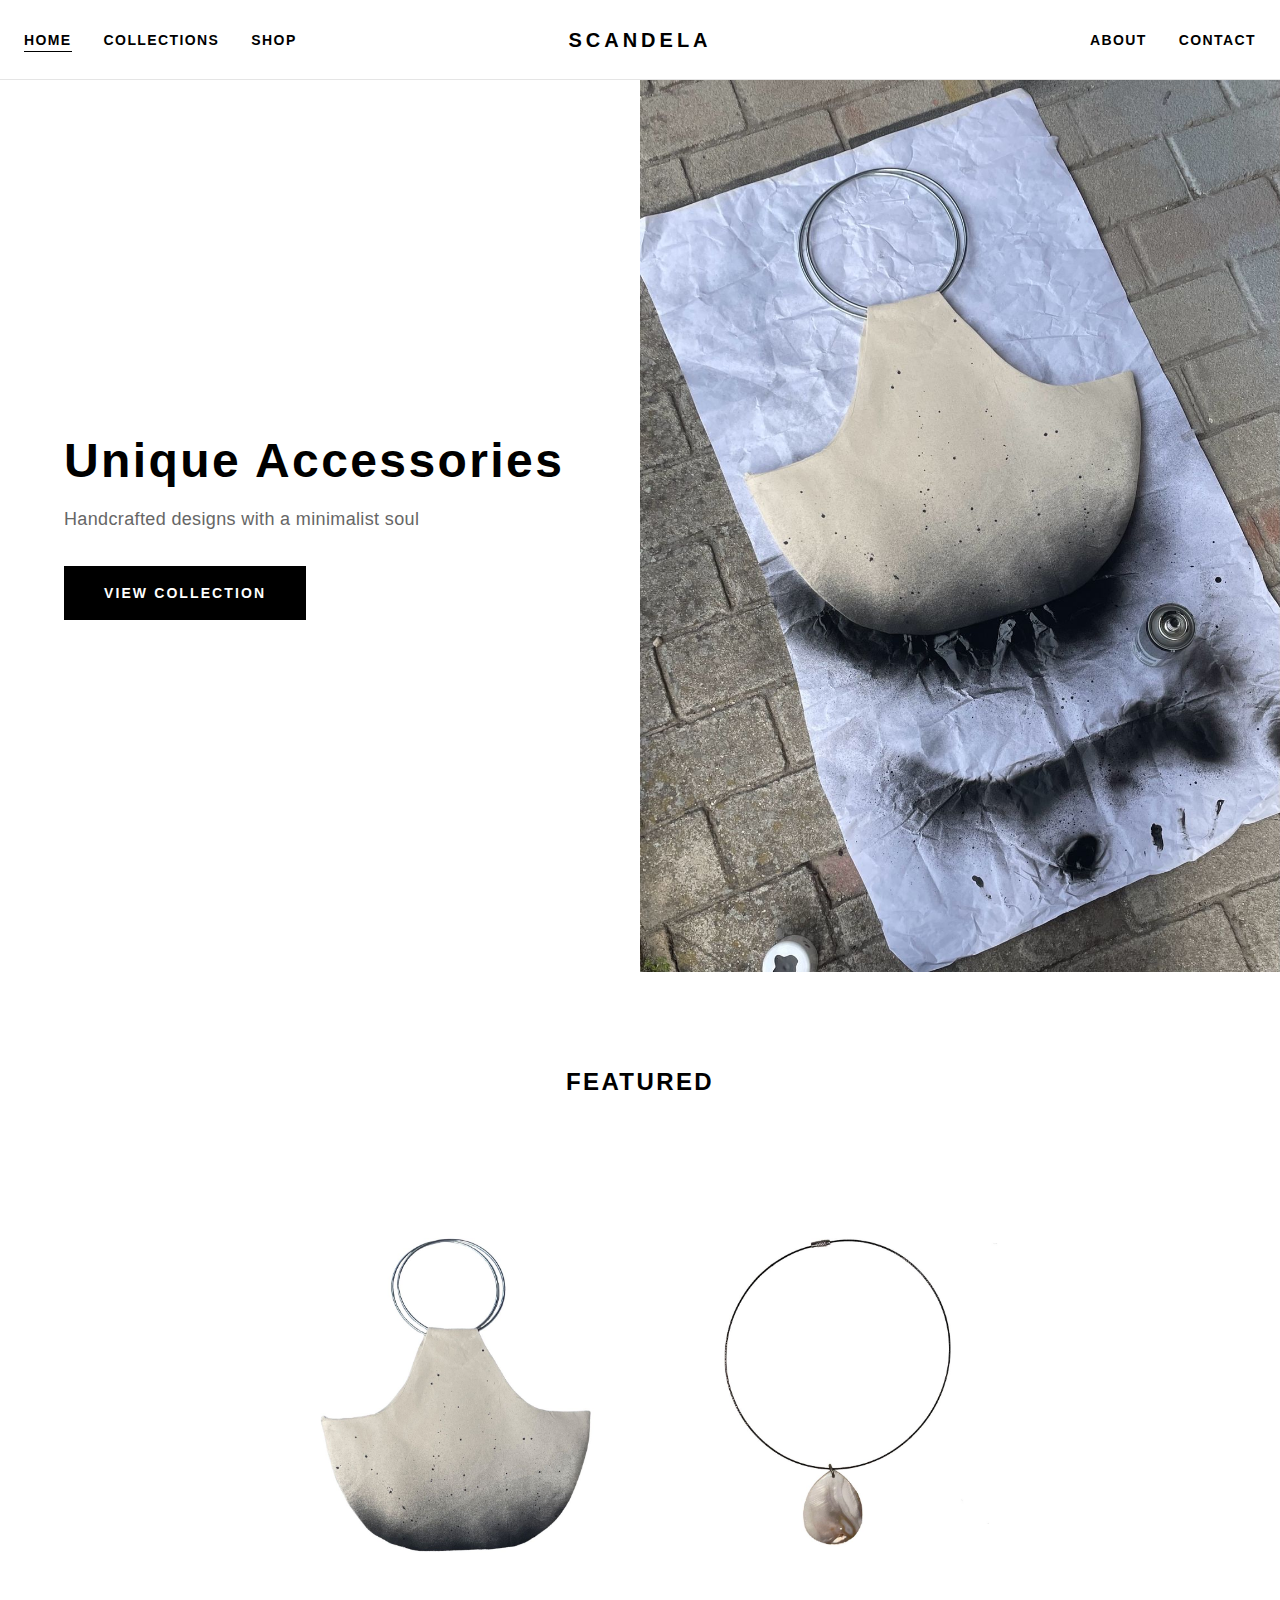
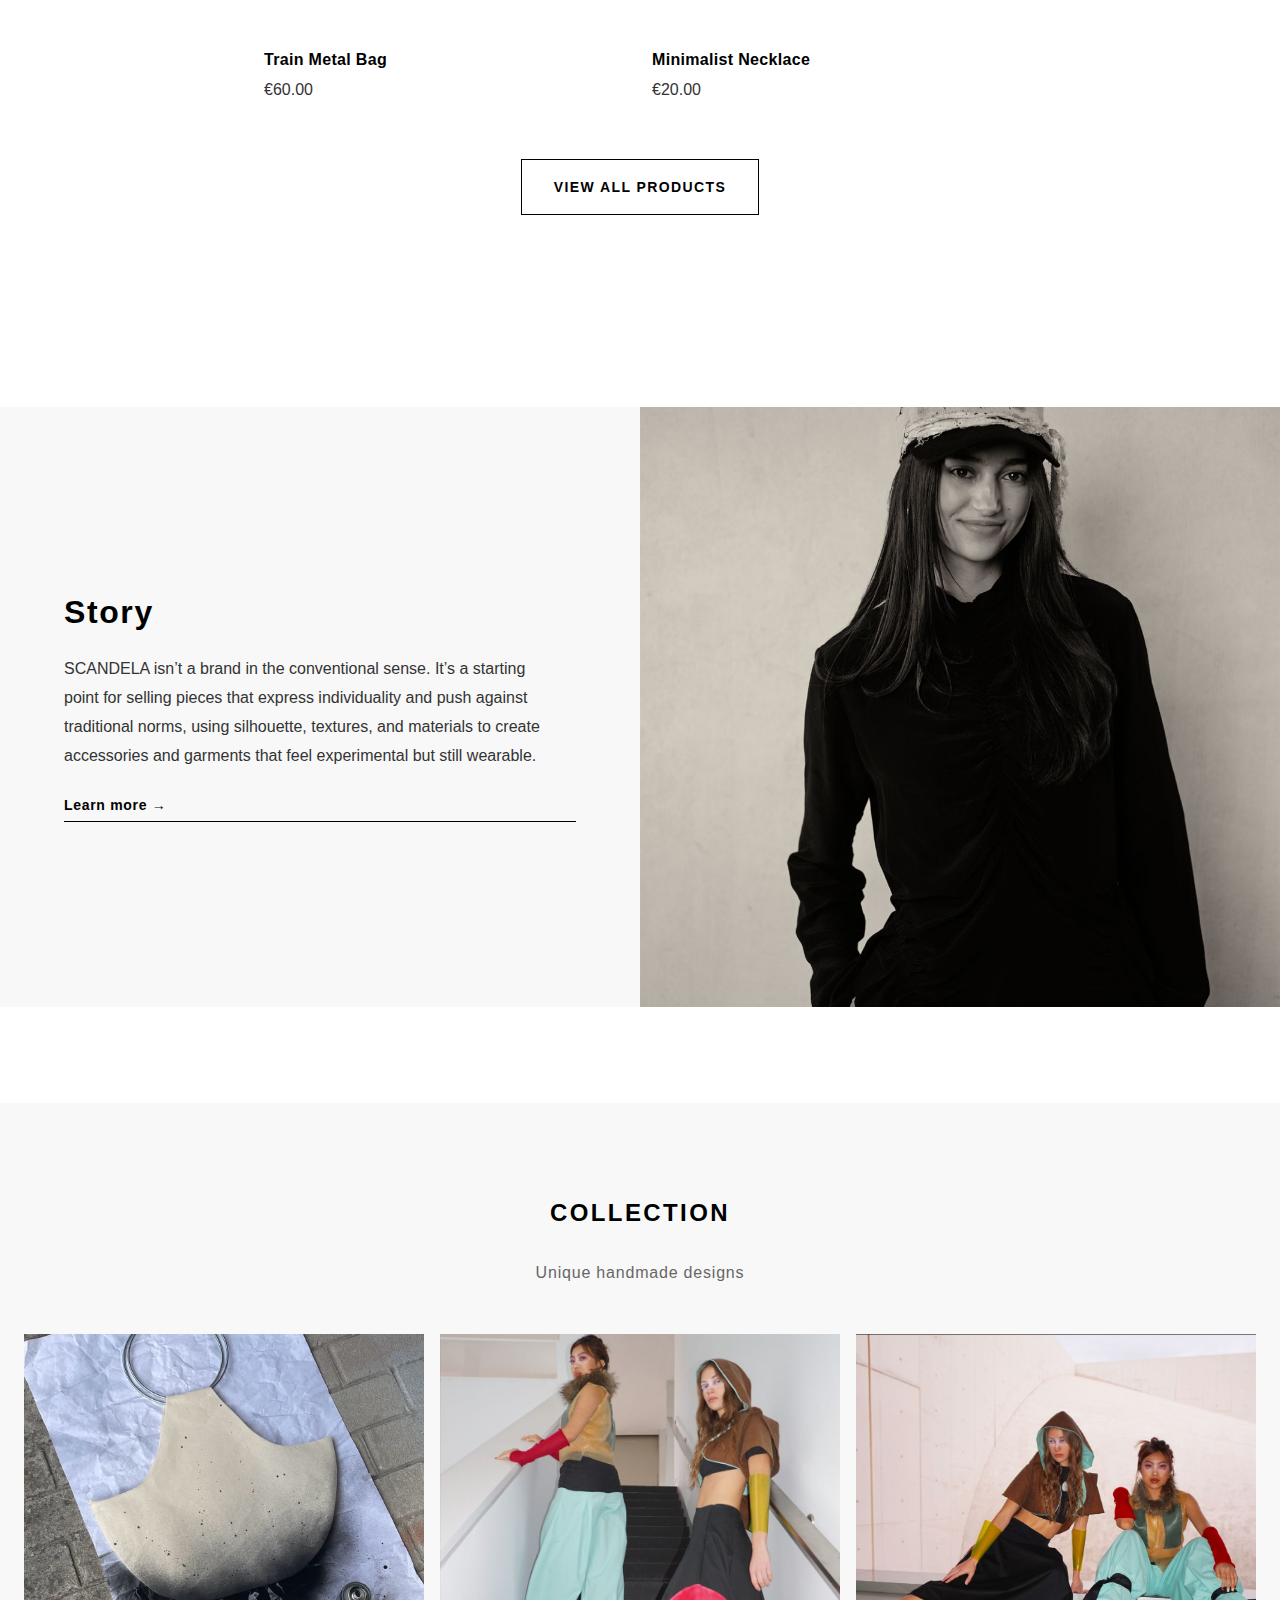
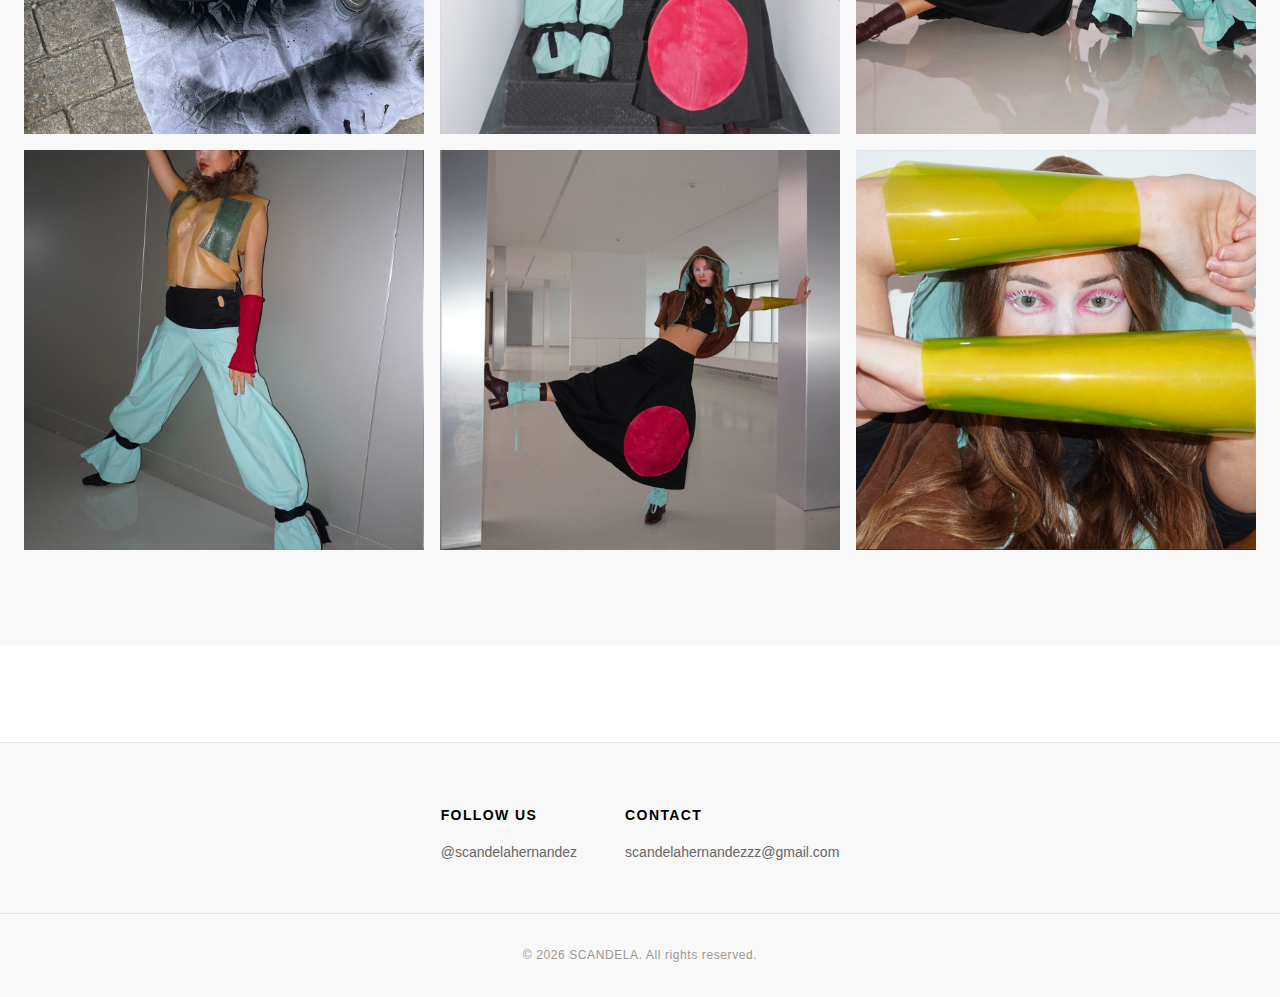
<file: index.html>
<!DOCTYPE html>
<html lang="en">

<head>
    <meta charset="UTF-8">
    <meta name="viewport" content="width=device-width, initial-scale=1.0">
    <meta name="description"
        content="SCANDELA - Handcrafted fashion accessories shop. Unique bags, necklaces and jewelry with minimalist and elegant design.">
    <meta name="keywords" content="bags, necklaces, jewelry, fashion, accessories, handmade, minimalist">
    <meta name="author" content="SCANDELA">

    <!-- Open Graph / Social Media -->
    <meta property="og:title" content="SCANDELA - Fashion Accessories">
    <meta property="og:description"
        content="Discover our collection of handcrafted bags and necklaces with unique and minimalist design.">
    <meta property="og:type" content="website">
    <meta property="og:url" content="">
    <meta property="og:image" content="">

    <!-- Favicon -->
    <link rel="icon" type="image/svg+xml" href="img/favicon.svg">

    <title>SCANDELA | Fashion Accessories Shop</title>

    <!-- Stylesheets -->
    <link rel="stylesheet" href="css/base.css">
    <link rel="stylesheet" href="css/index.css">
</head>

<body>
    <!-- Skip to content for accessibility -->
    <a href="#content" class="skip-link">Skip to content</a>

    <!-- Header Placeholder -->
    <header class="header" id="header-placeholder"></header>

    <!-- Main Content -->
    <main id="content">
        <!-- Hero Section -->
        <section class="hero">
            <div class="hero-content">
                <h1 class="hero-title">Unique Accessories</h1>
                <p class="hero-subtitle">Handcrafted designs with a minimalist soul</p>
                <a href="shop.html" class="hero-btn">View Collection</a>
            </div>
            <div class="hero-image">
                <img src="img/bolsoPortada.jpeg" alt="Handcrafted bag SCANDELA" class="hero-img">
            </div>
        </section>

        <!-- Featured Products -->
        <section class="featured-section">
            <h2 class="section-title">Featured</h2>
            <div class="products-grid featured-grid">
                <article class="product-card">
                    <a href="product-bag.html" class="product-link">
                        <div class="product-image">
                            <img src="img/bolsoVanilla.jpeg" alt="Train Metal Bag SCANDELA">
                        </div>
                        <div class="product-info">
                            <h3 class="product-name">Train Metal Bag</h3>
                            <p class="product-price">€60.00</p>
                        </div>
                    </a>
                </article>

                <article class="product-card">
                    <a href="product-necklace.html" class="product-link">
                        <div class="product-image">
                            <img src="img/collar.jpeg" alt="Minimalist Necklace SCANDELA">
                        </div>
                        <div class="product-info">
                            <h3 class="product-name">Minimalist Necklace</h3>
                            <p class="product-price">€20.00</p>
                        </div>
                    </a>
                </article>
            </div>
            <div class="section-cta">
                <a href="shop.html" class="btn-outline">View All Products</a>
            </div>
        </section>

        <!-- About Preview -->
        <section class="about-preview">
            <div class="about-content">
                <h2 class="about-title">Story</h2>
                <p class="about-text">
                    SCANDELA isn’t a brand in the conventional sense. It’s a starting point for selling pieces that express individuality and push against traditional norms, using silhouette, textures, and materials to create accessories and garments that feel experimental but still wearable.
                </p>
                <a href="about.html" class="btn-text">Learn more →</a>
            </div>
            <div class="about-image">
                <img src="img/personalphotoGOD.jpeg" alt="SCANDELA Creator" class="about-photo">
            </div>
        </section>

        <!-- Collection Gallery -->
        <section class="collection-section">
            <h2 class="section-title">Collection</h2>
            <p class="collection-subtitle">Unique handmade designs</p>
            <div class="collection-grid">
                <div class="collection-item">
                    <img src="img/bolsoPortada.jpeg" alt="SCANDELA collection piece">
                </div>
                <div class="collection-item">
                    <img src="img/collection/collection1.jpeg" alt="SCANDELA collection piece 2">
                </div>
                <div class="collection-item">
                    <img src="img/collection/collection2.jpeg" alt="SCANDELA collection piece 3">
                </div>
                <div class="collection-item">
                    <img src="img/collection/collection3.jpeg" alt="SCANDELA collection piece 4">
                </div>
                <div class="collection-item">
                    <img src="img/collection/collection4.jpeg" alt="SCANDELA collection piece 5">
                </div>
                <div class="collection-item">
                    <img src="img/collection/collection5.jpeg" alt="SCANDELA collection piece 6">
                </div>
            </div>
        </section>
    </main>

    <!-- Footer Placeholder -->
    <footer class="footer" id="footer-placeholder"></footer>

    <!-- Scripts -->
    <script src="js/components.js"></script>
    <script src="js/main.js"></script>
    <script>
        // Initialize components for this page
        initComponents('home');
    </script>
</body>

</html>
</file>
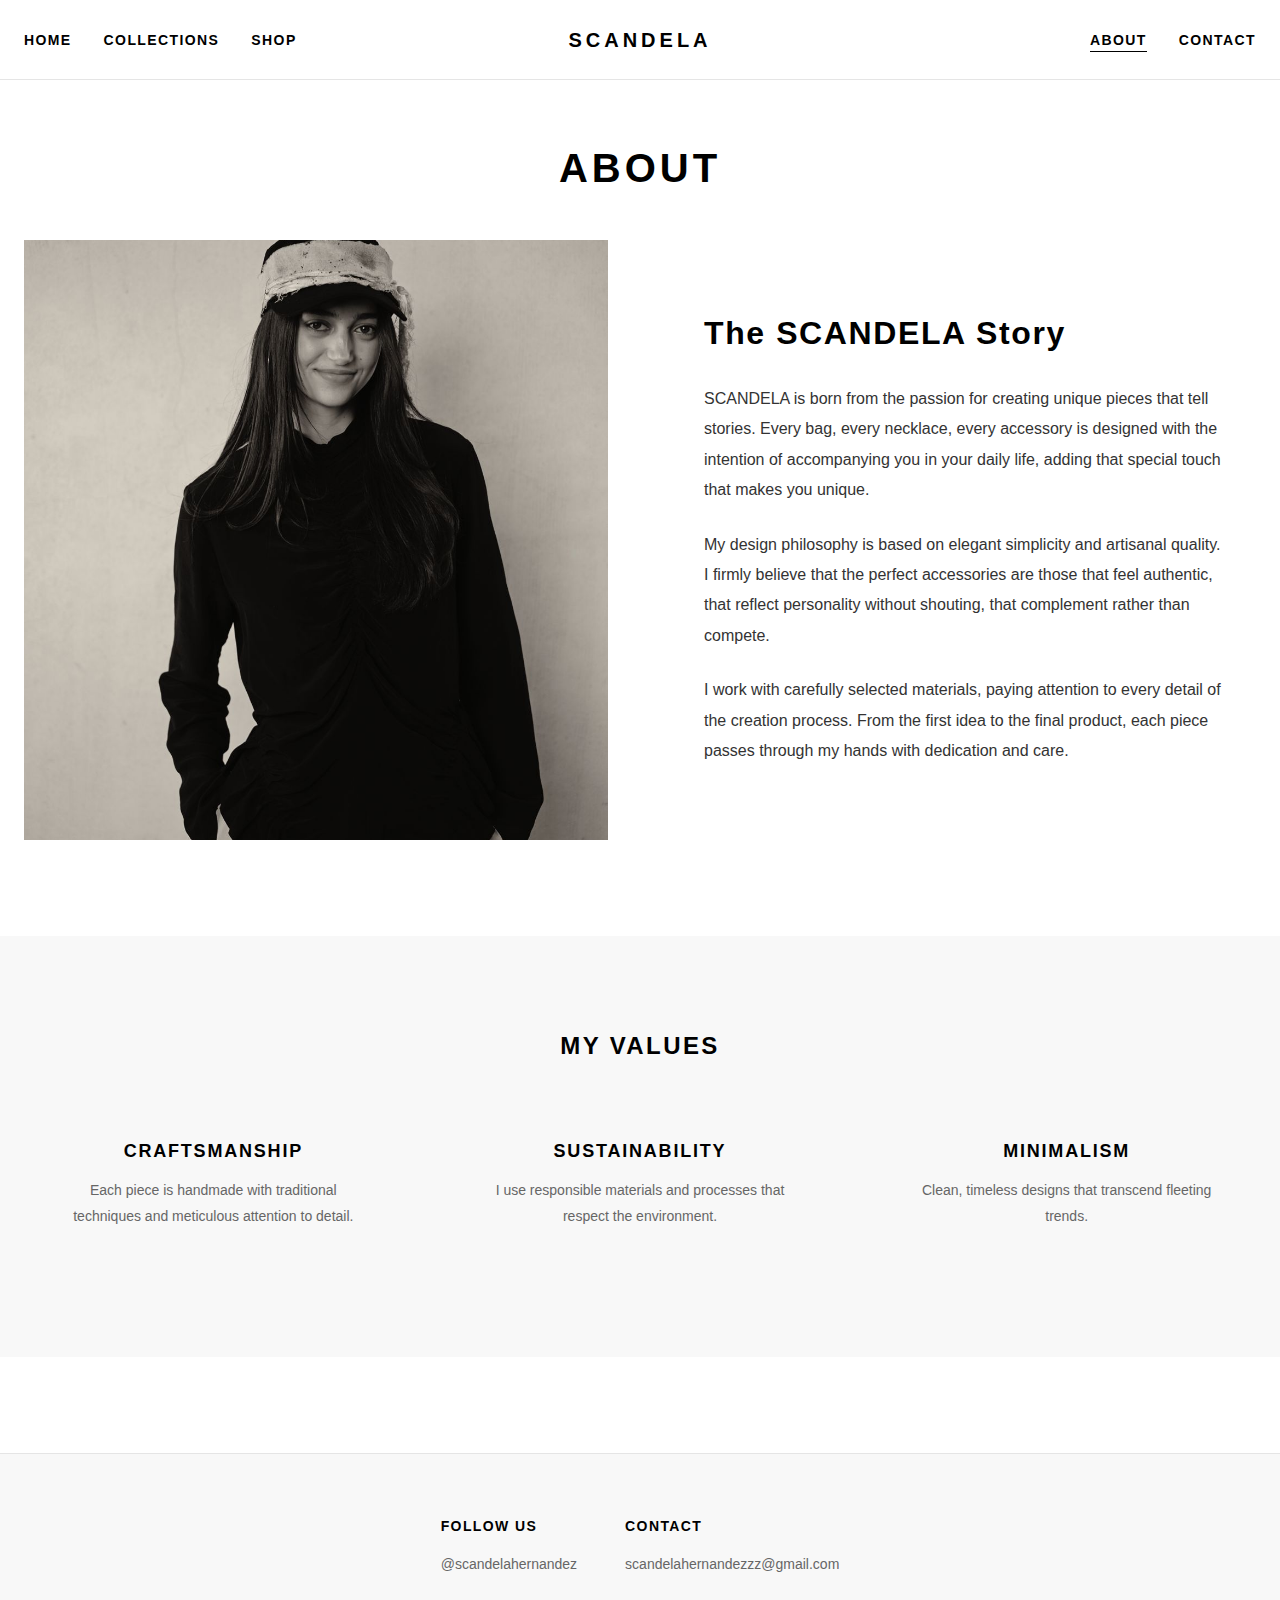
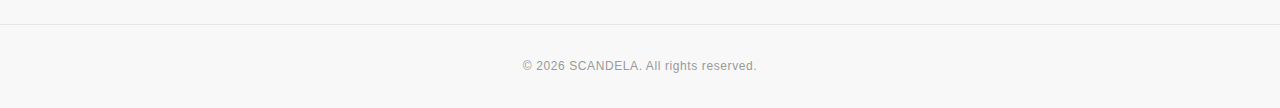
<file: about.html>
<!DOCTYPE html>
<html lang="en">

<head>
    <meta charset="UTF-8">
    <meta name="viewport" content="width=device-width, initial-scale=1.0">
    <meta name="description"
        content="Discover SCANDELA's story - Handcrafted fashion accessories created with passion and minimalist design.">

    <!-- Favicon -->
    <link rel="icon" type="image/svg+xml" href="img/favicon.svg">

    <title>About | SCANDELA</title>

    <!-- Stylesheets -->
    <link rel="stylesheet" href="css/base.css">
    <link rel="stylesheet" href="css/about.css">
</head>

<body>
    <!-- Skip to content for accessibility -->
    <a href="#content" class="skip-link">Skip to content</a>

    <!-- Header Placeholder -->
    <header class="header" id="header-placeholder"></header>

    <!-- Main Content -->
    <main id="content" class="about-page">
        <!-- Page Title -->
        <section class="page-header">
            <h1 class="page-title">About</h1>
        </section>

        <!-- About Content -->
        <section class="about-main">
            <div class="about-grid">
                <div class="about-image-container">
                    <img src="img/PersonalPhoto.jpeg" alt="SCANDELA Creator" class="about-main-image">
                </div>

                <div class="about-text-container">
                    <h2 class="about-heading">The SCANDELA Story</h2>
                    <p class="about-paragraph">
                        SCANDELA is born from the passion for creating unique pieces that tell stories.
                        Every bag, every necklace, every accessory is designed with the intention of
                        accompanying you in your daily life, adding that special touch that makes you unique.
                    </p>
                    <p class="about-paragraph">
                        My design philosophy is based on elegant simplicity and artisanal quality.
                        I firmly believe that the perfect accessories are those that feel authentic,
                        that reflect personality without shouting, that complement rather than compete.
                    </p>
                    <p class="about-paragraph">
                        I work with carefully selected materials, paying attention to every detail
                        of the creation process. From the first idea to the final product, each piece
                        passes through my hands with dedication and care.
                    </p>
                </div>
            </div>
        </section>

        <!-- Values Section -->
        <section class="values-section">
            <h2 class="section-title">My Values</h2>
            <div class="values-grid">
                <div class="value-card">
                    <h3 class="value-title">Craftsmanship</h3>
                    <p class="value-text">
                        Each piece is handmade with traditional techniques
                        and meticulous attention to detail.
                    </p>
                </div>

                <div class="value-card">
                    <h3 class="value-title">Sustainability</h3>
                    <p class="value-text">
                        I use responsible materials and processes that
                        respect the environment.
                    </p>
                </div>

                <div class="value-card">
                    <h3 class="value-title">Minimalism</h3>
                    <p class="value-text">
                        Clean, timeless designs that transcend
                        fleeting trends.
                    </p>
                </div>
            </div>
        </section>

        <!-- Process Section -->
    </main>

    <!-- Footer Placeholder -->
    <footer class="footer" id="footer-placeholder"></footer>

    <!-- Scripts -->
    <script src="js/components.js"></script>
    <script src="js/main.js"></script>
    <script>initComponents('about');</script>
</body>

</html>
</file>
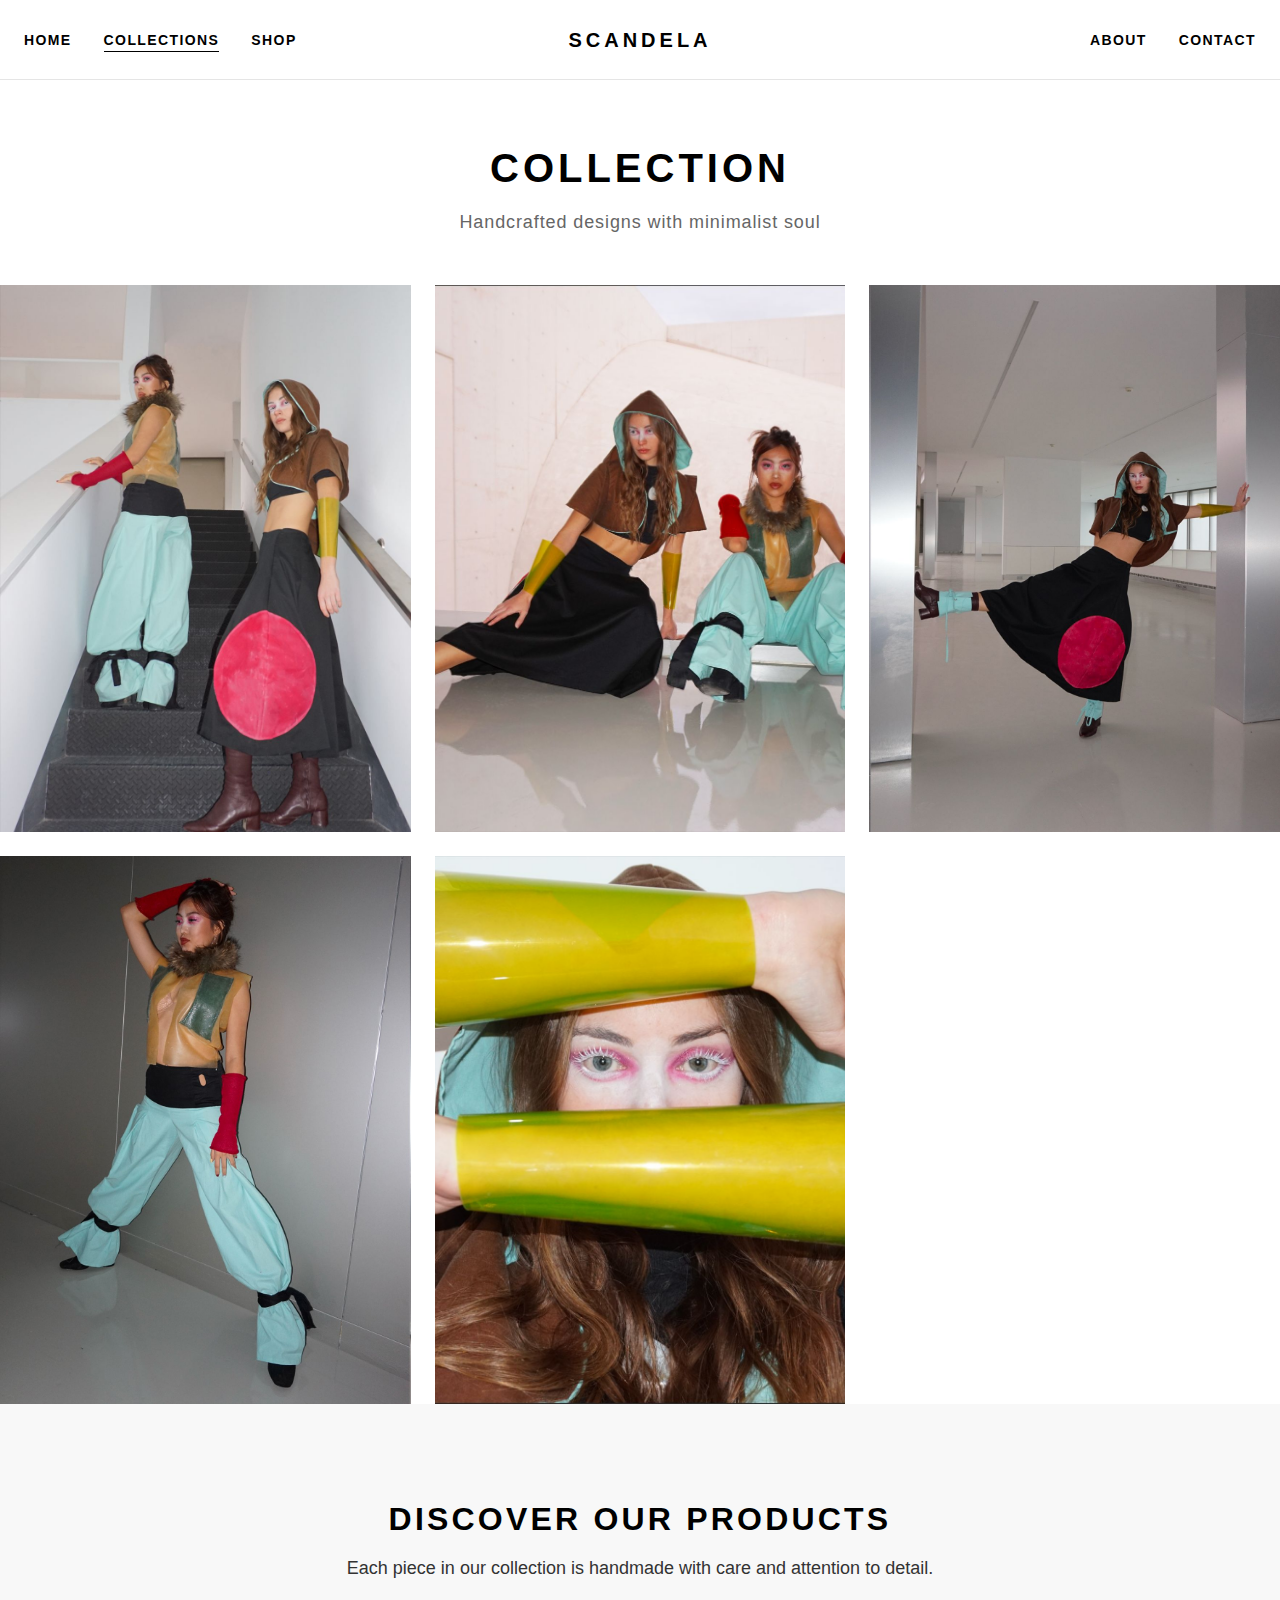
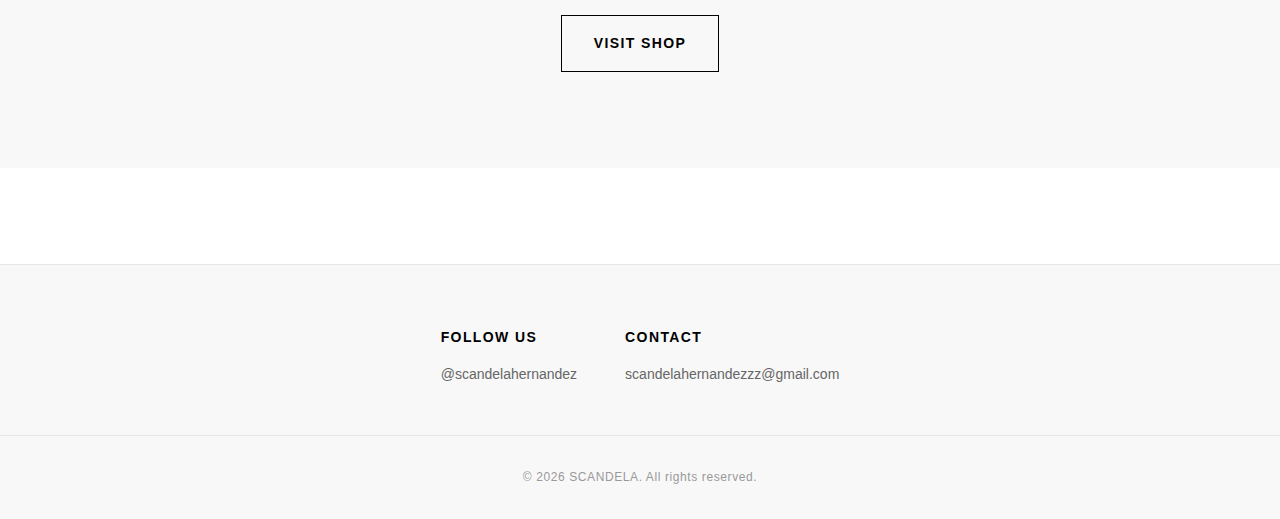
<file: collection.html>
<!DOCTYPE html>
<html lang="en">

<head>
    <meta charset="UTF-8">
    <meta name="viewport" content="width=device-width, initial-scale=1.0">
    <meta name="description"
        content="Explore the SCANDELA collection - Handcrafted accessories with unique and minimalist design.">

    <!-- Favicon -->
    <link rel="icon" type="image/svg+xml" href="img/favicon.svg">

    <title>Collection | SCANDELA</title>

    <!-- Stylesheets -->
    <link rel="stylesheet" href="css/base.css">
    <link rel="stylesheet" href="css/collection.css">
</head>

<body>
    <!-- Skip to content for accessibility -->
    <a href="#content" class="skip-link">Skip to content</a>

    <!-- Header Placeholder -->
    <header class="header" id="header-placeholder"></header>

    <!-- Main Content -->
    <main id="content" class="collection-page">
        <!-- Page Title -->
        <section class="page-header">
            <h1 class="page-title">Collection</h1>
            <p class="page-subtitle">Handcrafted designs with minimalist soul</p>
        </section>

        <!-- Collection Gallery -->
        <section class="collection-gallery">
            <div class="gallery-grid">
                <div class="gallery-item" onclick="openLightbox('img/collection/collection1.jpeg')">
                    <img src="img/collection/collection1.jpeg" alt="SCANDELA Collection Piece 1">
                </div>
                <div class="gallery-item" onclick="openLightbox('img/collection/collection2.jpeg')">
                    <img src="img/collection/collection2.jpeg" alt="SCANDELA Collection Piece 2">
                </div>
               
                <div class="gallery-item" onclick="openLightbox('img/collection/collection4.jpeg')">
                    <img src="img/collection/collection4.jpeg" alt="SCANDELA Collection Piece 4">
                </div>

                 <div class="gallery-item" onclick="openLightbox('img/collection/collection3.jpeg')">
                    <img src="img/collection/collection3.jpeg" alt="SCANDELA Collection Piece 3">
                </div>
                <div class="gallery-item" onclick="openLightbox('img/collection/collection5.jpeg')">
                    <img src="img/collection/collection5.jpeg" alt="SCANDELA Collection Piece 5">
                </div>
            </div>
        </section>

        <!-- Lightbox Modal -->
        <div id="lightbox" class="lightbox" onclick="closeLightbox()">
            <span class="lightbox-close">&times;</span>
            <img class="lightbox-content" id="lightbox-img">
        </div>

        <!-- Call to Action -->
        <section class="collection-cta">
            <h2 class="cta-title">Discover Our Products</h2>
            <p class="cta-text">Each piece in our collection is handmade with care and attention to detail.</p>
            <a href="shop.html" class="btn-outline">Visit Shop</a>
        </section>
    </main>

    <!-- Footer Placeholder -->
    <footer class="footer" id="footer-placeholder"></footer>

    <!-- Scripts -->
    <script src="js/components.js"></script>
    <script src="js/main.js"></script>
    <script>
        initComponents('collections');

        // Lightbox functions
        function openLightbox(imageSrc) {
            const lightbox = document.getElementById('lightbox');
            const lightboxImg = document.getElementById('lightbox-img');
            lightbox.style.display = 'flex';
            lightboxImg.src = imageSrc;
            document.body.style.overflow = 'hidden'; // Prevent scrolling
        }

        function closeLightbox() {
            const lightbox = document.getElementById('lightbox');
            lightbox.style.display = 'none';
            document.body.style.overflow = 'auto'; // Restore scrolling
        }

        // Close lightbox with Escape key
        document.addEventListener('keydown', function (e) {
            if (e.key === 'Escape') {
                closeLightbox();
            }
        });
    </script>
</body>

</html>
</file>
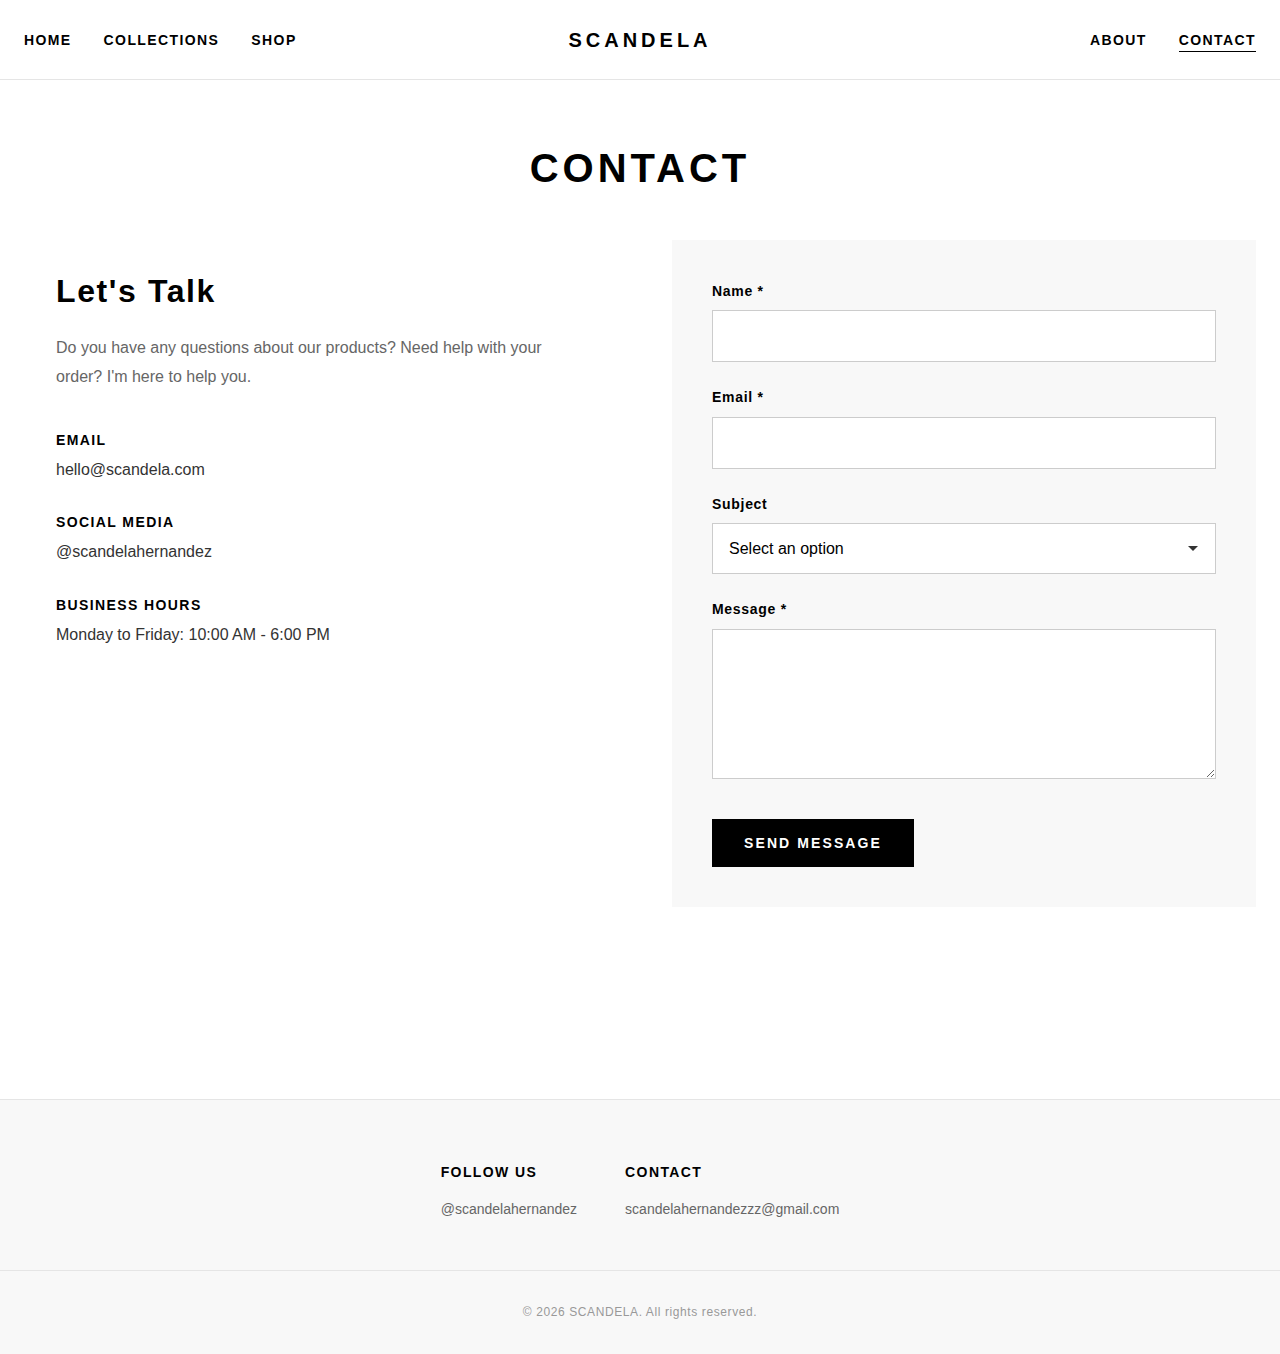
<file: contact.html>
<!DOCTYPE html>
<html lang="en">

<head>
    <meta charset="UTF-8">
    <meta name="viewport" content="width=device-width, initial-scale=1.0">
    <meta name="description"
        content="Contact SCANDELA - We're here to help you with any questions about our fashion accessories.">

    <!-- Favicon -->
    <link rel="icon" type="image/svg+xml" href="img/favicon.svg">

    <title>Contact | SCANDELA</title>

    <!-- Stylesheets -->
    <link rel="stylesheet" href="css/base.css">
    <link rel="stylesheet" href="css/contact.css">
</head>

<body>
    <!-- Skip to content for accessibility -->
    <a href="#content" class="skip-link">Skip to content</a>

    <!-- Header Placeholder -->
    <header class="header" id="header-placeholder"></header>

    <!-- Main Content -->
    <main id="content" class="contact-page">
        <!-- Page Title -->
        <section class="page-header">
            <h1 class="page-title">Contact</h1>
        </section>

        <!-- Contact Content -->
        <section class="contact-section">
            <div class="contact-grid">
                <div class="contact-info">
                    <h2 class="contact-heading">Let's Talk</h2>
                    <p class="contact-intro">
                        Do you have any questions about our products?
                        Need help with your order? I'm here to help you.
                    </p>

                    <div class="contact-details">
                        <div class="contact-item">
                            <h3>Email</h3>
                            <a href="mailto:hello@scandela.com">hello@scandela.com</a>
                        </div>

                        <div class="contact-item">
                            <h3>Social Media</h3>
                            <a href="https://instagram.com/scandelahernandez" target="_blank"
                                rel="noopener noreferrer">@scandelahernandez</a>
                        </div>

                        <div class="contact-item">
                            <h3>Business Hours</h3>
                            <p>Monday to Friday: 10:00 AM - 6:00 PM</p>
                        </div>
                    </div>
                </div>

                <div class="contact-form-container">
                    <form class="contact-form" id="contactForm" action="#" method="POST">
                        <div class="form-group">
                            <label for="name" class="form-label">Name *</label>
                            <input type="text" id="name" name="name" class="form-input" required>
                        </div>

                        <div class="form-group">
                            <label for="email" class="form-label">Email *</label>
                            <input type="email" id="email" name="email" class="form-input" required>
                        </div>

                        <div class="form-group">
                            <label for="subject" class="form-label">Subject</label>
                            <select id="subject" name="subject" class="form-select">
                                <option value="">Select an option</option>
                                <option value="pedido">Order inquiry</option>
                                <option value="producto">Product question</option>
                                <option value="colaboracion">Collaboration</option>
                                <option value="otro">Other</option>
                            </select>
                        </div>

                        <div class="form-group">
                            <label for="message" class="form-label">Message *</label>
                            <textarea id="message" name="message" class="form-textarea" rows="6" required></textarea>
                        </div>

                        <button type="submit" class="form-submit">Send Message</button>
                    </form>
                </div>
            </div>
        </section>
    </main>

    <!-- Footer Placeholder -->
    <footer class="footer" id="footer-placeholder"></footer>

    <!-- Scripts -->
    <script src="js/components.js"></script>
    <script src="js/main.js"></script>
    <script src="js/contact.js"></script>
    <script>initComponents('contact');</script>
</body>

</html>
</file>
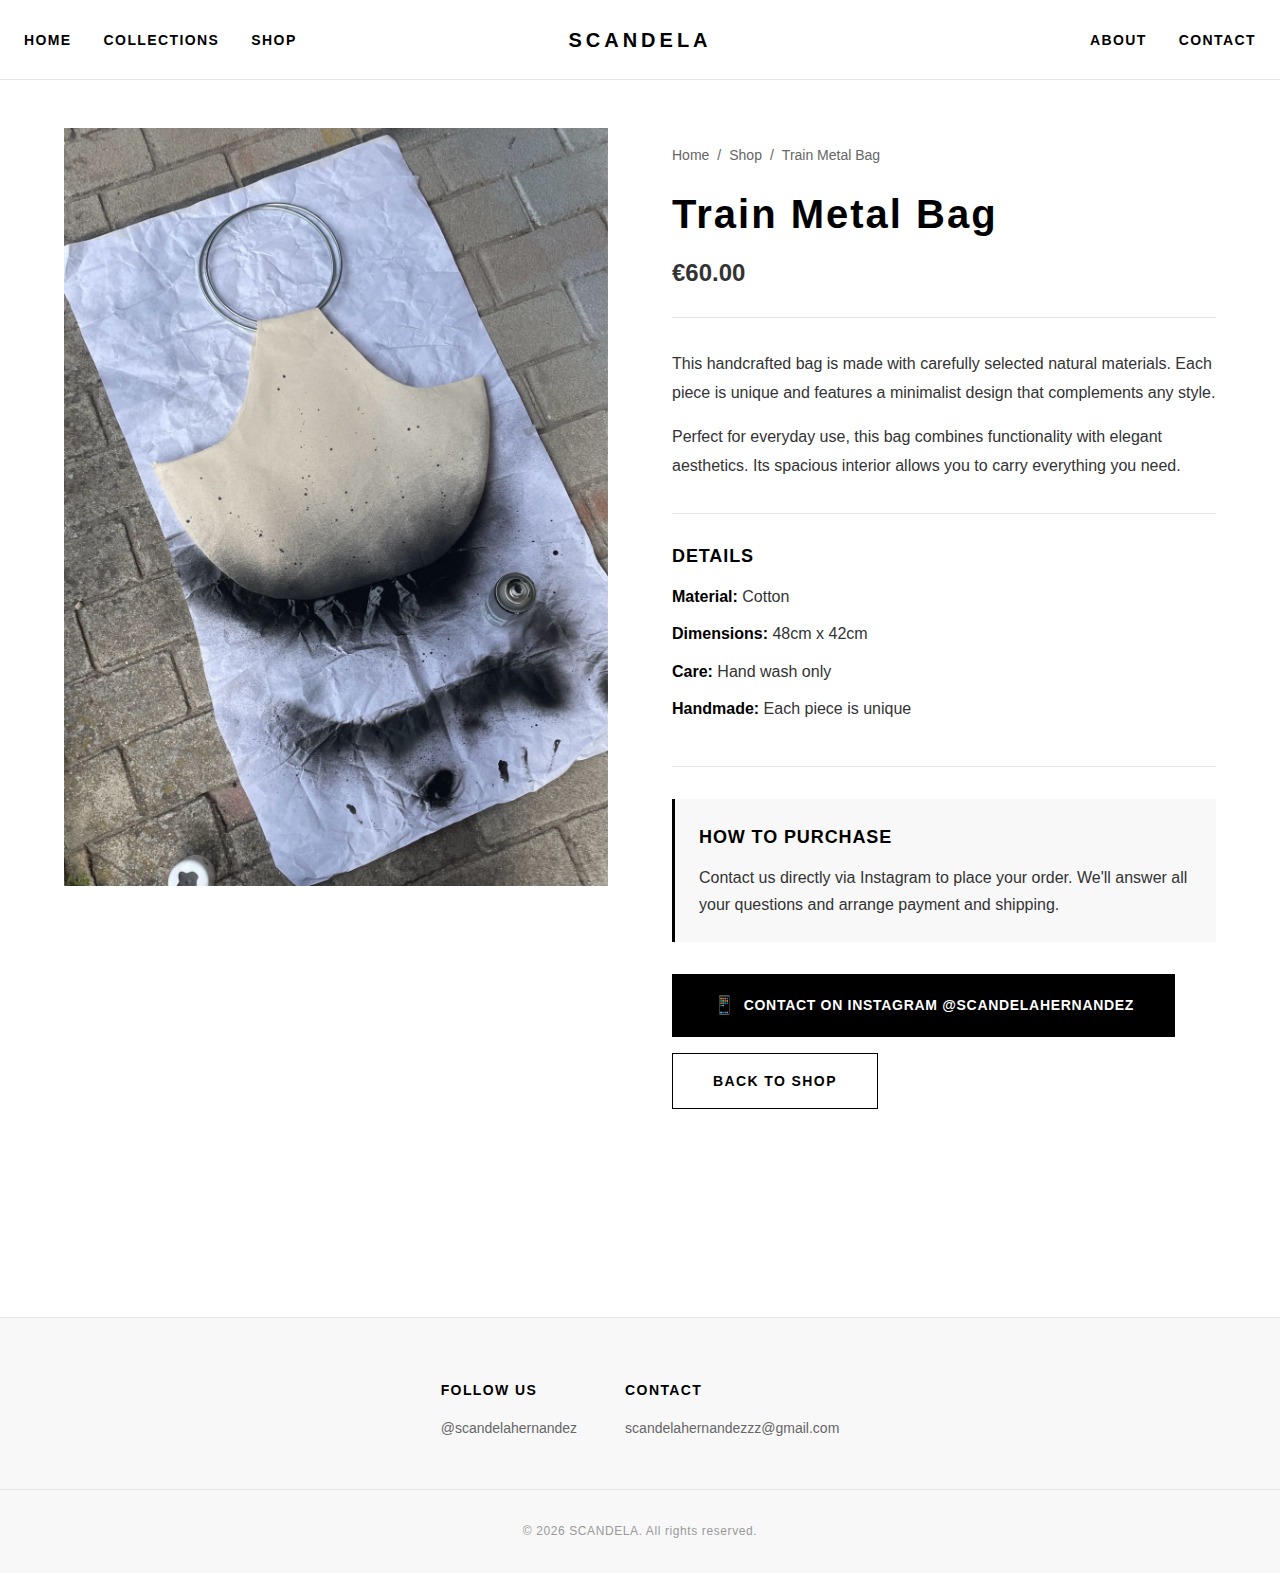
<file: product-bag.html>
<!DOCTYPE html>
<html lang="en">

<head>
    <meta charset="UTF-8">
    <meta name="viewport" content="width=device-width, initial-scale=1.0">
    <meta name="description" content="Natural Handcrafted Bag - SCANDELA. Unique handmade bag with minimalist design.">

    <!-- Favicon -->
    <link rel="icon" type="image/svg+xml" href="img/favicon.svg">

    <title>Natural Handcrafted Bag | SCANDELA</title>

    <!-- Stylesheets -->
    <link rel="stylesheet" href="css/base.css">
    <link rel="stylesheet" href="css/product.css">
</head>

<body>
    <!-- Skip to content for accessibility -->
    <a href="#content" class="skip-link">Skip to content</a>

    <!-- Header Placeholder -->
    <header class="header" id="header-placeholder"></header>

    <!-- Main Content -->
    <main id="content" class="product-page">
        <section class="product-detail">
            <div class="product-detail-container">
                <!-- Product Image -->
                <div class="product-detail-image">
                    <img src="img/bolsoPortada.jpeg" alt="Natural Handcrafted Bag">
                </div>

                <!-- Product Info -->
                <div class="product-detail-info">
                    <div class="breadcrumb">
                        <a href="index.html">Home</a>
                        <span>/</span>
                        <a href="shop.html">Shop</a>
                        <span>/</span>
                        <span>Train Metal Bag</span>
                    </div>

                    <h1 class="product-detail-title">Train Metal Bag</h1>

                    <p class="product-detail-price">€60.00</p>

                    <div class="product-description">
                        <p>
                            This handcrafted bag is made with carefully selected natural materials.
                            Each piece is unique and features a minimalist design that complements
                            any style.
                        </p>
                        <p>
                            Perfect for everyday use, this bag combines functionality with
                            elegant aesthetics. Its spacious interior allows you to carry
                            everything you need.
                        </p>
                    </div>

                    <div class="product-details">
                        <h3>Details</h3>
                        <ul>
                            <li><strong>Material:</strong> Cotton</li>
                            <li><strong>Dimensions:</strong> 48cm x 42cm</li>
                            <li><strong>Care:</strong> Hand wash only</li>
                            <li><strong>Handmade:</strong> Each piece is unique</li>
                        </ul>
                    </div>

                    <div class="purchase-info">
                        <div class="purchase-callout">
                            <p class="purchase-heading">How to Purchase</p>
                            <p class="purchase-text">
                                Contact us directly via Instagram to place your order.
                                We'll answer all your questions and arrange payment and shipping.
                            </p>
                        </div>
                    </div>

                    <div class="product-actions">
                        <a href="https://instagram.com/scandelahernandez" target="_blank" rel="noopener noreferrer"
                            class="btn-primary">
                            <span class="btn-icon">📱</span>
                            Contact on Instagram @scandelahernandez
                        </a>
                        <a href="shop.html" class="btn-secondary">Back to Shop</a>
                    </div>
                </div>
            </div>
        </section>
    </main>

    <!-- Footer Placeholder -->
    <footer class="footer" id="footer-placeholder"></footer>

    <!-- Scripts -->
    <script src="js/components.js"></script>
    <script src="js/main.js"></script>
    <script>initComponents();</script>
</body>

</html>
</file>
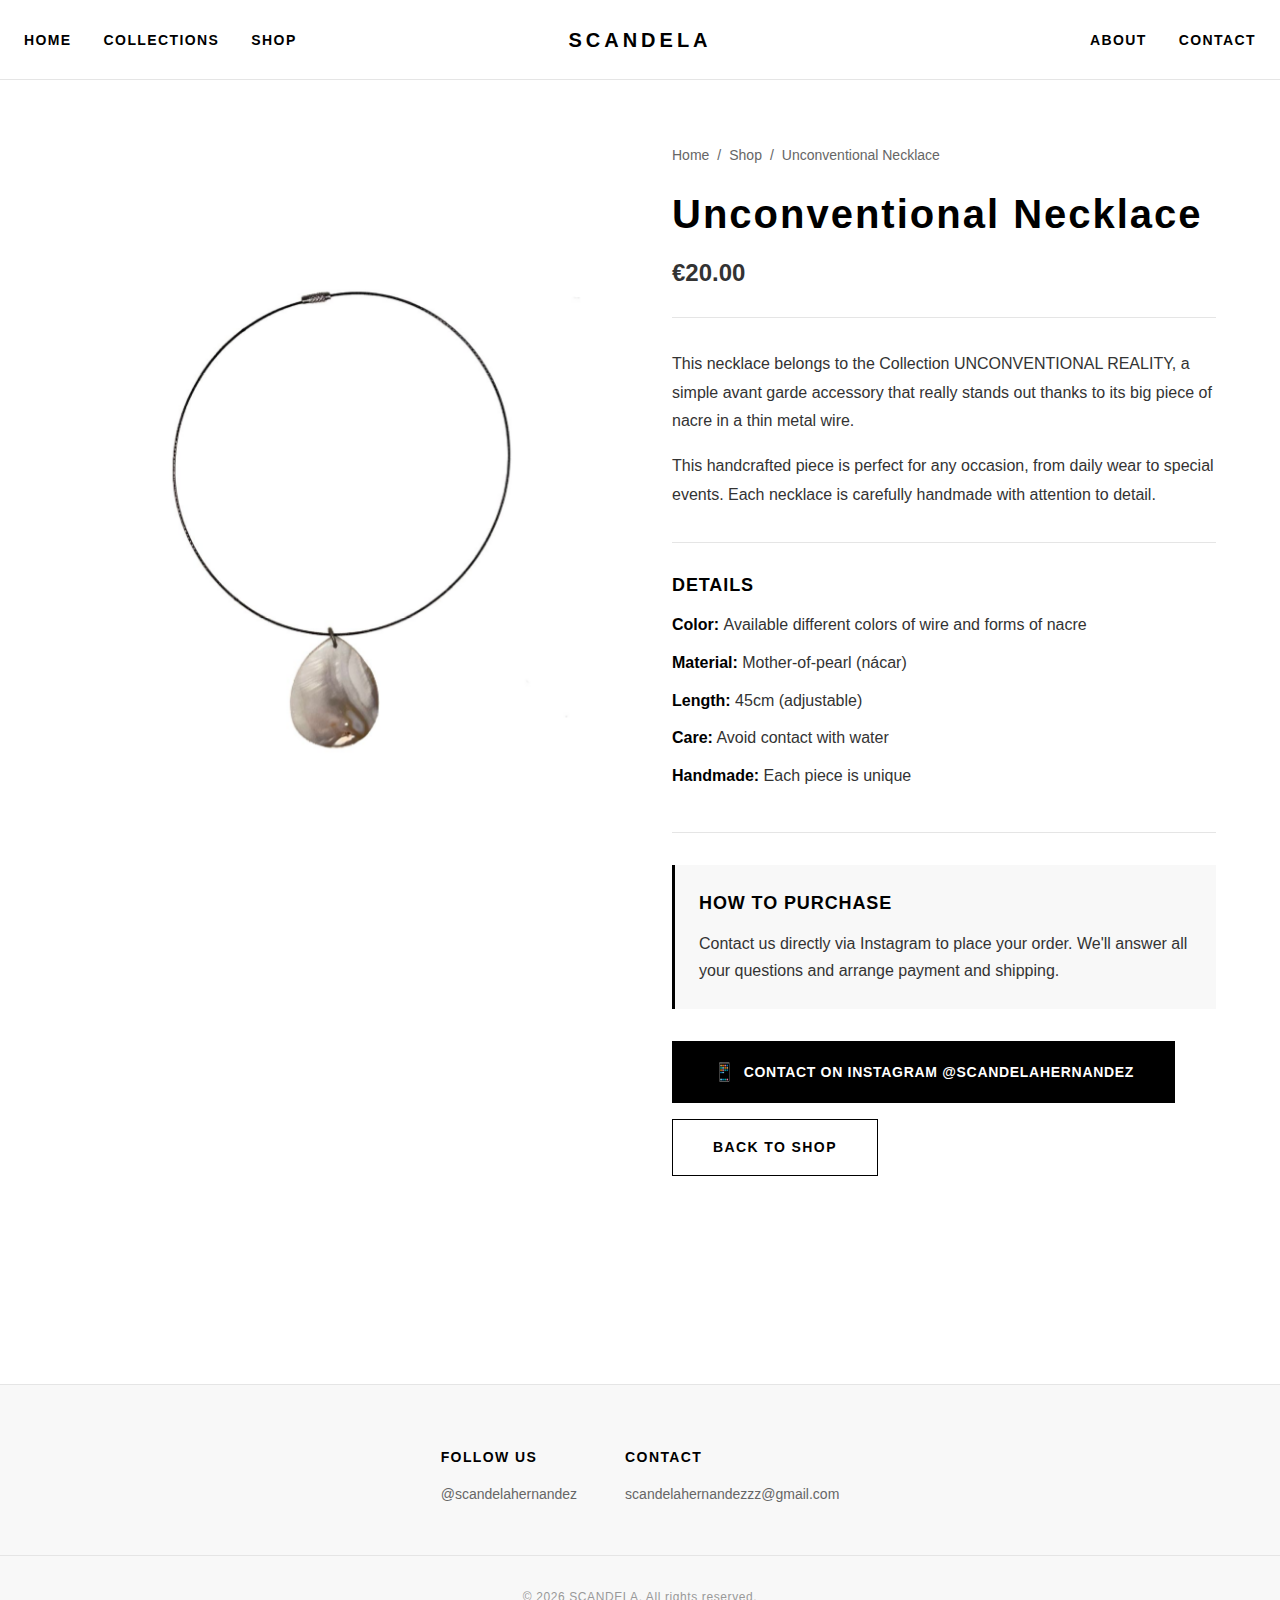
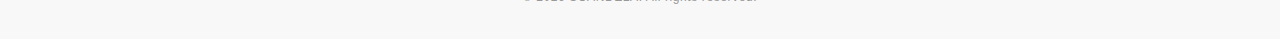
<file: product-necklace.html>
<!DOCTYPE html>
<html lang="en">

<head>
    <meta charset="UTF-8">
    <meta name="viewport" content="width=device-width, initial-scale=1.0">
    <meta name="description"
        content="Minimalist Mother-of-Pearl Necklace - SCANDELA. Elegant handmade necklace with minimalist design.">

    <!-- Favicon -->
    <link rel="icon" type="image/svg+xml" href="img/favicon.svg">

    <title>Minimalist Mother-of-Pearl Necklace | SCANDELA</title>

    <!-- Stylesheets -->
    <link rel="stylesheet" href="css/base.css">
    <link rel="stylesheet" href="css/product.css">
</head>

<body>
    <!-- Skip to content for accessibility -->
    <a href="#content" class="skip-link">Skip to content</a>

    <!-- Header Placeholder -->
    <header class="header" id="header-placeholder"></header>

    <!-- Main Content -->
    <main id="content" class="product-page">
        <section class="product-detail">
            <div class="product-detail-container">
                <!-- Product Image -->
                <div class="product-detail-image">
                    <img src="img/collar.jpeg" alt="Minimalist Mother-of-Pearl Necklace">
                </div>

                <!-- Product Info -->
                <div class="product-detail-info">
                    <div class="breadcrumb">
                        <a href="index.html">Home</a>
                        <span>/</span>
                        <a href="shop.html">Shop</a>
                        <span>/</span>
                        <span>Unconventional Necklace</span>
                    </div>

                    <h1 class="product-detail-title">Unconventional Necklace</h1>

                    <p class="product-detail-price">€20.00</p>

                    <div class="product-description">

                        <p>
                            This necklace belongs to the Collection UNCONVENTIONAL REALITY, a simple avant garde
                            accessory that really stands out thanks to its big piece of nacre in a thin metal wire. 
                        </p>
                        <p>
                            This handcrafted piece is perfect for any occasion, from daily wear to special events. Each
                            necklace is carefully handmade with attention to detail.
                        </p>
                    </div>

                    <div class="product-details">
                        <h3>Details</h3>
                        <ul>
                            <li><strong>Color: </strong>Available different colors of wire and forms of nacre</li>
                            <li><strong>Material:</strong> Mother-of-pearl (nácar)</li>
                            <li><strong>Length:</strong> 45cm (adjustable)</li>
                            <li><strong>Care:</strong> Avoid contact with water</li>
                            <li><strong>Handmade:</strong> Each piece is unique</li>
                        </ul>
                    </div>

                    <div class="purchase-info">
                        <div class="purchase-callout">
                            <p class="purchase-heading">How to Purchase</p>
                            <p class="purchase-text">
                                Contact us directly via Instagram to place your order.
                                We'll answer all your questions and arrange payment and shipping.
                            </p>
                        </div>
                    </div>

                    <div class="product-actions">
                        <a href="https://instagram.com/scandelahernandez" target="_blank" rel="noopener noreferrer"
                            class="btn-primary">
                            <span class="btn-icon">📱</span>
                            Contact on Instagram @scandelahernandez
                        </a>
                        <a href="shop.html" class="btn-secondary">Back to Shop</a>
                    </div>
                </div>
            </div>
        </section>
    </main>

    <!-- Footer Placeholder -->
    <footer class="footer" id="footer-placeholder"></footer>

    <!-- Scripts -->
    <script src="js/components.js"></script>
    <script src="js/main.js"></script>
    <script>initComponents();</script>
</body>

</html>
</file>
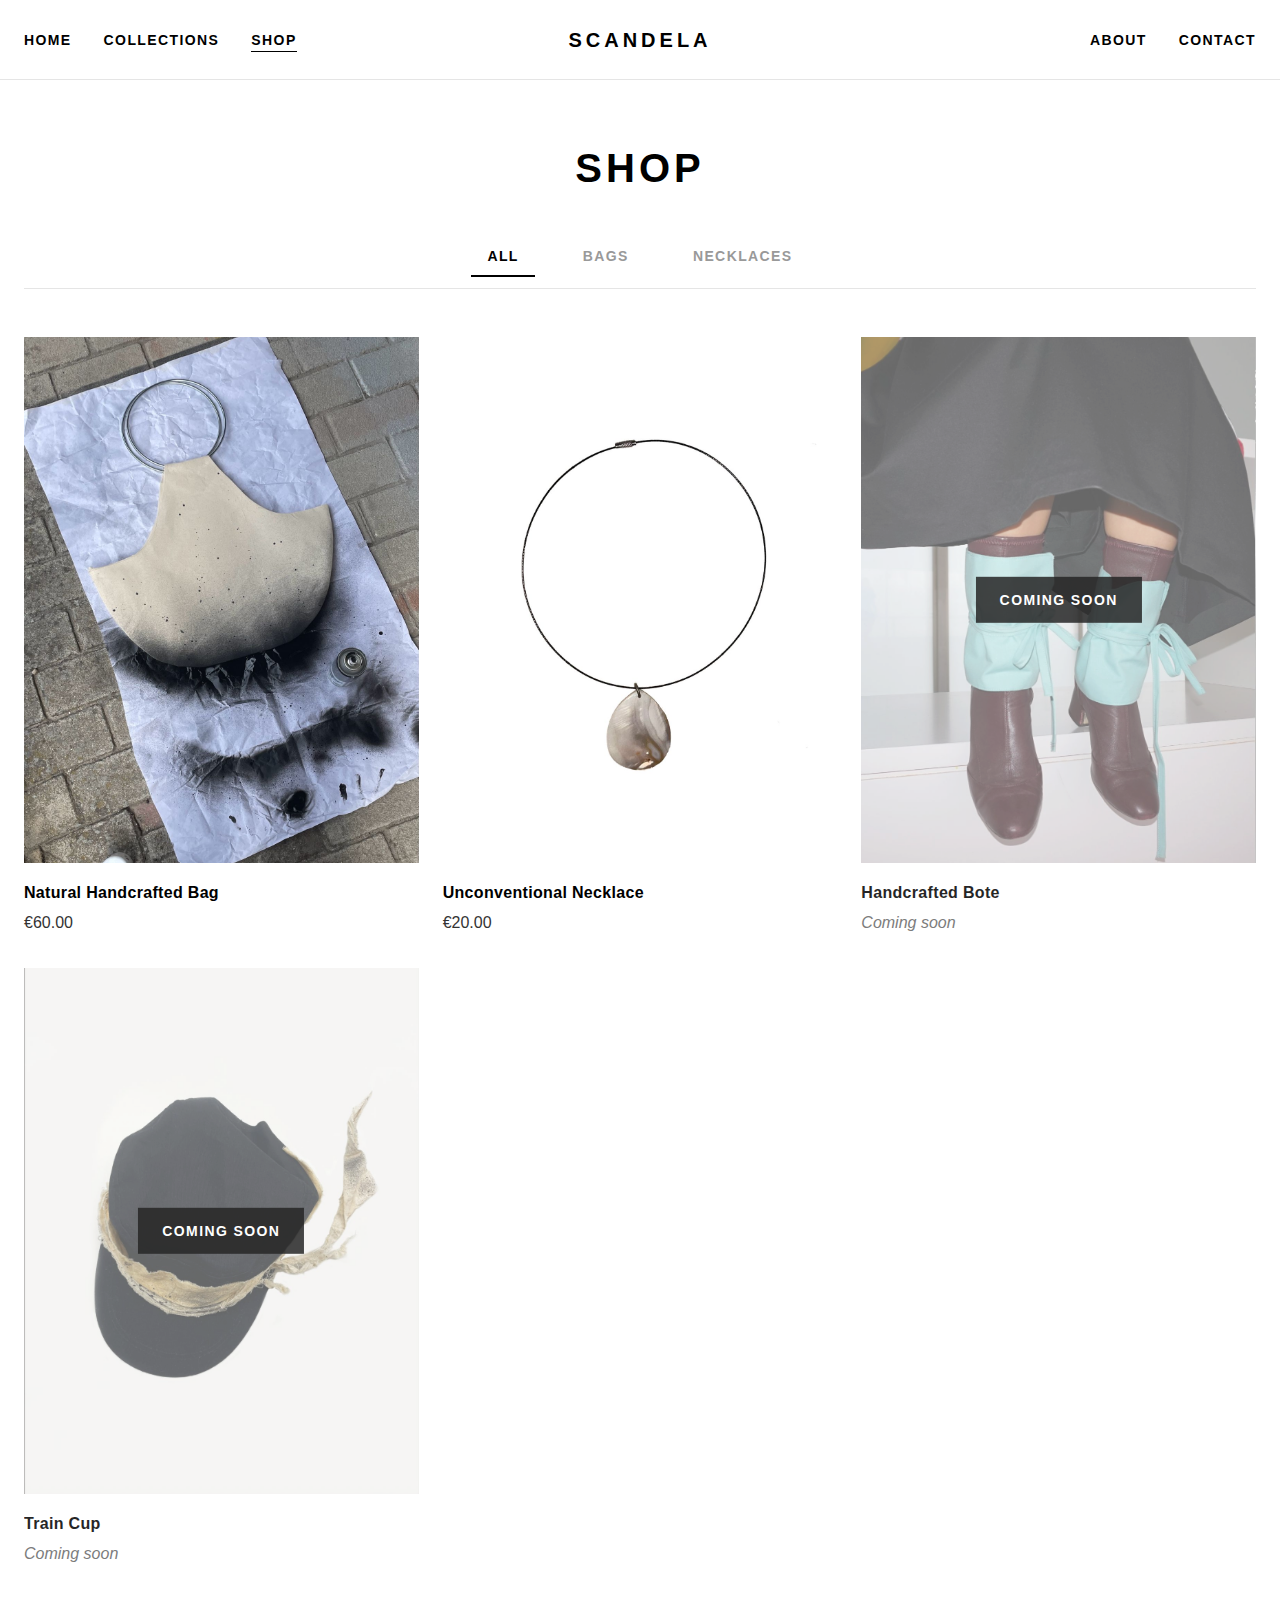
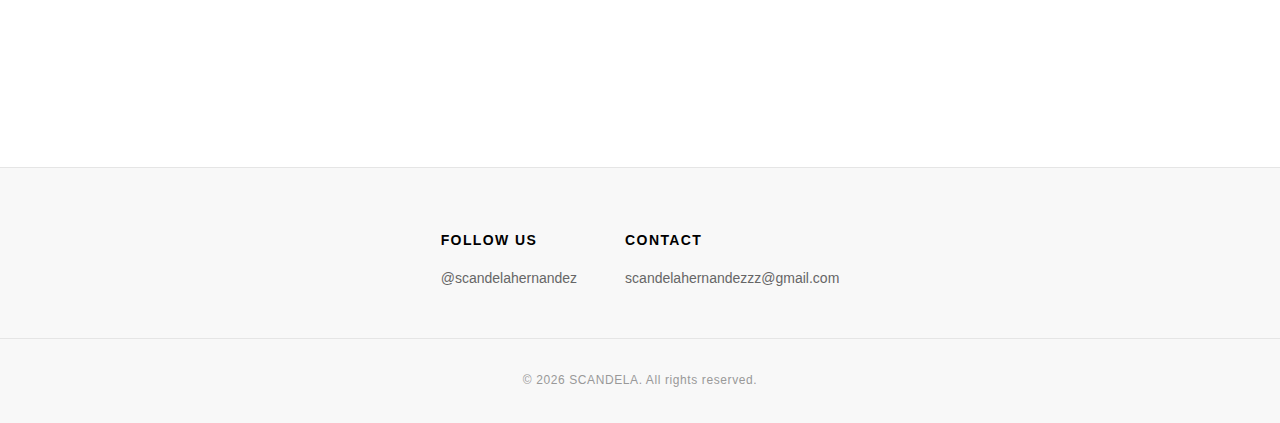
<file: shop.html>
<!DOCTYPE html>
<html lang="en">

<head>
    <meta charset="UTF-8">
    <meta name="viewport" content="width=device-width, initial-scale=1.0">
    <meta name="description"
        content="SCANDELA Shop - Explore our collection of handcrafted bags, necklaces and accessories with minimalist design.">
    <meta name="keywords" content="bags, necklaces, jewelry, fashion, accessories, handmade, online shop">

    <!-- Favicon -->
    <link rel="icon" type="image/svg+xml" href="img/favicon.svg">

    <title>Shop | SCANDELA</title>

    <!-- Stylesheets -->
    <link rel="stylesheet" href="css/base.css">
    <link rel="stylesheet" href="css/shop.css">
</head>

<body>
    <!-- Skip to content for accessibility -->
    <a href="#content" class="skip-link">Skip to content</a>

    <!-- Header Placeholder -->
    <header class="header" id="header-placeholder"></header>

    <!-- Main Content -->
    <main id="content" class="shop-page">
        <!-- Page Title -->
        <section class="page-header">
            <h1 class="page-title">Shop</h1>
        </section>

        <!-- Filter Bar -->
        <section class="filter-bar">
            <div class="filter-container">
                <nav class="filter-nav" aria-label="Filter products">
                    <button class="filter-btn active" data-filter="all">All</button>
                    <button class="filter-btn" data-filter="bolsos">Bags</button>
                    <button class="filter-btn" data-filter="collares">Necklaces</button>
                </nav>
            </div>
        </section>

        <!-- Products Grid -->
        <section class="products-section">
            <div class="products-grid shop-grid">
                <!-- Bag -->
                <article class="product-card" data-category="bolsos" id="bolsos">
                    <a href="product-bag.html" class="product-link">
                        <div class="product-image">
                            <img src="img/bolsoPortada.jpeg" alt="Handcrafted Bag SCANDELA">
                        </div>
                        <div class="product-info">
                            <h3 class="product-name">Natural Handcrafted Bag</h3>
                            <p class="product-price">€60.00</p>
                        </div>
                    </a>
                </article>

                <!-- Necklace -->
                <article class="product-card" data-category="collares" id="collares">
                    <a href="product-necklace.html" class="product-link">
                        <div class="product-image">
                            <img src="img/collar.jpeg" alt="Handcrafted Necklace SCANDELA">
                        </div>
                        <div class="product-info">
                            <h3 class="product-name">Unconventional Necklace</h3>
                            <p class="product-price">€20.00</p>
                        </div>
                    </a>
                </article>

                <!-- Bote - Coming Soon -->
                <article class="product-card coming-soon" data-category="accesorios">
                    <div class="product-link-disabled">
                        <div class="product-image">
                            <img src="img/boote.jpeg" alt="Bote SCANDELA">
                            <div class="coming-soon-badge">Coming Soon</div>
                        </div>
                        <div class="product-info">
                            <h3 class="product-name">Handcrafted Bote</h3>
                            <p class="product-status">Coming soon</p>
                        </div>
                    </div>
                </article>

                <!-- Train Cup - Coming Soon -->
                <article class="product-card coming-soon" data-category="accesorios">
                    <div class="product-link-disabled">
                        <div class="product-image">
                            <img src="img/trainCup.jpeg" alt="Train Cup SCANDELA">
                            <div class="coming-soon-badge">Coming Soon</div>
                        </div>
                        <div class="product-info">
                            <h3 class="product-name">Train Cup</h3>
                            <p class="product-status">Coming soon</p>
                        </div>
                    </div>
                </article>
            </div>
        </section>
    </main>

    <!-- Footer Placeholder -->
    <footer class="footer" id="footer-placeholder"></footer>

    <!-- Scripts -->
    <script src="js/components.js"></script>
    <script src="js/main.js"></script>
    <script src="js/shop.js"></script>
    <script>initComponents('shop');</script>
</body>

</html>
</file>
<file: css/base.css>
/* =====================================================
   SCANDELA - Base Styles
   Estilos base compartidos por todas las páginas
   ===================================================== */

/* ----- CSS Variables / Design Tokens ----- */
:root {
    /* Colors */
    --color-black: #000000;
    --color-white: #ffffff;
    --color-gray-100: #f8f8f8;
    --color-gray-200: #e5e5e5;
    --color-gray-300: #cccccc;
    --color-gray-400: #999999;
    --color-gray-500: #666666;
    --color-gray-600: #333333;
    
    /* Typography */
    --font-primary: 'Helvetica Neue', Helvetica, Arial, sans-serif;
    --font-weight-light: 300;
    --font-weight-normal: 400;
    --font-weight-medium: 500;
    --font-weight-bold: 700;
    
    /* Font Sizes */
    --text-xs: 0.75rem;
    --text-sm: 0.875rem;
    --text-base: 1rem;
    --text-lg: 1.125rem;
    --text-xl: 1.25rem;
    --text-2xl: 1.5rem;
    --text-3xl: 2rem;
    --text-4xl: 2.5rem;
    --text-5xl: 3rem;
    
    /* Spacing */
    --space-1: 0.25rem;
    --space-2: 0.5rem;
    --space-3: 0.75rem;
    --space-4: 1rem;
    --space-5: 1.25rem;
    --space-6: 1.5rem;
    --space-8: 2rem;
    --space-10: 2.5rem;
    --space-12: 3rem;
    --space-16: 4rem;
    --space-20: 5rem;
    --space-24: 6rem;
    
    /* Layout */
    --max-width: 1400px;
    --header-height: 80px;
    
    /* Transitions */
    --transition-fast: 0.15s ease;
    --transition-normal: 0.3s ease;
    --transition-slow: 0.5s ease;
}

/* ----- Reset & Base ----- */
*,
*::before,
*::after {
    margin: 0;
    padding: 0;
    box-sizing: border-box;
}

html {
    font-size: 16px;
    scroll-behavior: smooth;
}

body {
    font-family: var(--font-primary);
    font-weight: var(--font-weight-normal);
    font-size: var(--text-base);
    line-height: 1.6;
    color: var(--color-black);
    background-color: var(--color-white);
    -webkit-font-smoothing: antialiased;
    -moz-osx-font-smoothing: grayscale;
}

/* ----- Accessibility ----- */
.skip-link {
    position: absolute;
    top: -100%;
    left: 0;
    background: var(--color-black);
    color: var(--color-white);
    padding: var(--space-3) var(--space-4);
    z-index: 1000;
    transition: top var(--transition-fast);
}

.skip-link:focus {
    top: 0;
}

/* ----- Typography ----- */
h1, h2, h3, h4, h5, h6 {
    font-weight: var(--font-weight-bold);
    line-height: 1.2;
    letter-spacing: 0.02em;
}

a {
    color: inherit;
    text-decoration: none;
    transition: opacity var(--transition-fast);
}

a:hover {
    opacity: 0.7;
}

ul, ol {
    list-style: none;
}

img {
    max-width: 100%;
    height: auto;
    display: block;
}

button {
    font-family: inherit;
    cursor: pointer;
    border: none;
    background: none;
}

/* ----- Layout Utilities ----- */
.container {
    max-width: var(--max-width);
    margin: 0 auto;
    padding: 0 var(--space-6);
}

/* ----- Header ----- */
.header {
    position: fixed;
    top: 0;
    left: 0;
    right: 0;
    height: var(--header-height);
    background: var(--color-white);
    z-index: 100;
    border-bottom: 1px solid var(--color-gray-200);
}

.header-container {
    max-width: var(--max-width);
    margin: 0 auto;
    padding: 0 var(--space-6);
    height: 100%;
    display: flex;
    align-items: center;
    justify-content: space-between;
}

/* Logo */
.logo {
    position: absolute;
    left: 50%;
    transform: translateX(-50%);
}

.logo a {
    font-size: var(--text-xl);
    font-weight: var(--font-weight-bold);
    letter-spacing: 0.2em;
    text-transform: uppercase;
}

/* Navigation */
.nav-left,
.nav-right {
    flex: 1;
}

.nav-right {
    display: flex;
    justify-content: flex-end;
}

.nav-menu {
    display: flex;
    gap: var(--space-8);
}

.nav-link {
    font-size: var(--text-sm);
    font-weight: var(--font-weight-bold);
    letter-spacing: 0.1em;
    text-transform: uppercase;
    position: relative;
}

.nav-link::after {
    content: '';
    position: absolute;
    bottom: -4px;
    left: 0;
    width: 0;
    height: 1px;
    background: var(--color-black);
    transition: width var(--transition-normal);
}

.nav-link:hover::after,
.nav-link.active::after {
    width: 100%;
}

.nav-link:hover {
    opacity: 1;
}

/* Dropdown */
.nav-dropdown {
    position: relative;
}

.dropdown-menu {
    position: absolute;
    top: 100%;
    left: 0;
    min-width: 180px;
    background: var(--color-white);
    padding: var(--space-4) 0;
    opacity: 0;
    visibility: hidden;
    transform: translateY(10px);
    transition: all var(--transition-normal);
    box-shadow: 0 4px 20px rgba(0, 0, 0, 0.08);
}

.nav-dropdown:hover .dropdown-menu {
    opacity: 1;
    visibility: visible;
    transform: translateY(0);
}

.dropdown-menu li {
    padding: 0;
}

.dropdown-menu a {
    display: block;
    padding: var(--space-2) var(--space-6);
    font-size: var(--text-sm);
    font-weight: var(--font-weight-normal);
    letter-spacing: 0.05em;
}

.dropdown-menu a:hover {
    background: var(--color-gray-100);
    opacity: 1;
}

/* Mobile Menu Button */
.mobile-menu-btn {
    display: none;
    width: 30px;
    height: 24px;
    position: relative;
    z-index: 110;
}

.hamburger,
.hamburger::before,
.hamburger::after {
    width: 100%;
    height: 2px;
    background: var(--color-black);
    position: absolute;
    transition: all var(--transition-normal);
}

.hamburger {
    top: 50%;
    transform: translateY(-50%);
}

.hamburger::before {
    content: '';
    top: -8px;
}

.hamburger::after {
    content: '';
    top: 8px;
}

/* Mobile menu button active state */
.mobile-menu-btn.active .hamburger {
    background: transparent;
}

.mobile-menu-btn.active .hamburger::before {
    top: 0;
    transform: rotate(45deg);
}

.mobile-menu-btn.active .hamburger::after {
    top: 0;
    transform: rotate(-45deg);
}

/* Mobile Navigation */
.mobile-nav {
    display: none;
    position: fixed;
    top: var(--header-height);
    left: 0;
    right: 0;
    bottom: 0;
    background: var(--color-white);
    padding: var(--space-8);
    transform: translateX(100%);
    transition: transform var(--transition-normal);
}

.mobile-nav.active {
    transform: translateX(0);
}

.mobile-menu {
    display: flex;
    flex-direction: column;
    gap: var(--space-4);
}

.mobile-link {
    font-size: var(--text-lg);
    font-weight: var(--font-weight-bold);
    letter-spacing: 0.1em;
    text-transform: uppercase;
}

.mobile-link.sub {
    font-size: var(--text-base);
    font-weight: var(--font-weight-normal);
    padding-left: var(--space-4);
    color: var(--color-gray-500);
}

/* ----- Footer ----- */
.footer {
    background: var(--color-gray-100);
    border-top: 1px solid var(--color-gray-200);
    padding: var(--space-16) 0 var(--space-8);
    margin-top: var(--space-24);
}

.footer-container {
    max-width: var(--max-width);
    margin: 0 auto;
    padding: 0 var(--space-6);
    display: grid;
    grid-template-columns: repeat(2, auto);
    gap: var(--space-12);
    justify-content: center;
}

.footer-title {
    font-size: var(--text-sm);
    font-weight: var(--font-weight-bold);
    letter-spacing: 0.1em;
    text-transform: uppercase;
    margin-bottom: var(--space-4);
}

.footer-links,
.footer-social,
.footer-contact {
    display: flex;
    flex-direction: column;
    gap: var(--space-2);
}

.footer-links a,
.footer-social a,
.footer-contact a,
.footer-contact p {
    font-size: var(--text-sm);
    color: var(--color-gray-500);
}

.footer-links a:hover,
.footer-social a:hover,
.footer-contact a:hover {
    color: var(--color-black);
    opacity: 1;
}

.footer-bottom {
    max-width: var(--max-width);
    margin: 0 auto;
    padding: var(--space-8) var(--space-6) 0;
    margin-top: var(--space-12);
    border-top: 1px solid var(--color-gray-200);
    text-align: center;
}

.footer-bottom p {
    font-size: var(--text-xs);
    color: var(--color-gray-400);
    letter-spacing: 0.05em;
}

/* ----- Page Header ----- */
.page-header {
    padding-top: calc(var(--header-height) + var(--space-16));
    padding-bottom: var(--space-12);
    text-align: center;
}

.page-title {
    font-size: var(--text-4xl);
    font-weight: var(--font-weight-bold);
    letter-spacing: 0.1em;
    text-transform: uppercase;
}

/* ----- Section Title ----- */
.section-title {
    font-size: var(--text-2xl);
    font-weight: var(--font-weight-bold);
    letter-spacing: 0.1em;
    text-transform: uppercase;
    text-align: center;
    margin-bottom: var(--space-12);
}

/* ----- Buttons ----- */
.btn-outline {
    display: inline-block;
    padding: var(--space-4) var(--space-8);
    border: 1px solid var(--color-black);
    font-size: var(--text-sm);
    font-weight: var(--font-weight-bold);
    letter-spacing: 0.1em;
    text-transform: uppercase;
    transition: all var(--transition-normal);
}

.btn-outline:hover {
    background: var(--color-black);
    color: var(--color-white);
    opacity: 1;
}

.btn-text {
    font-size: var(--text-sm);
    font-weight: var(--font-weight-bold);
    letter-spacing: 0.05em;
    border-bottom: 1px solid var(--color-black);
    padding-bottom: var(--space-1);
}

/* ----- Image Placeholders ----- */
.image-placeholder {
    width: 100%;
    height: 100%;
    background: var(--color-gray-100);
    display: flex;
    align-items: center;
    justify-content: center;
    color: var(--color-gray-400);
    font-size: var(--text-sm);
    letter-spacing: 0.05em;
    border: 1px dashed var(--color-gray-300);
}

/* ----- Product Card (shared component) ----- */
.products-grid {
    display: grid;
    grid-template-columns: repeat(4, 1fr);
    gap: var(--space-6);
    max-width: var(--max-width);
    margin: 0 auto;
    padding: 0 var(--space-6);
}

.product-card {
    position: relative;
}

.product-link {
    display: block;
    text-decoration: none;
    color: inherit;
}

.product-image {
    position: relative;
    aspect-ratio: 3/4;
    overflow: hidden;
    margin-bottom: var(--space-3);
    background: var(--color-gray-100);
}

.product-image img {
    width: 100%;
    height: 100%;
    object-fit: cover;
    transition: transform var(--transition-slow);
}

.product-card:hover .product-image img {
    transform: scale(1.05);
}

/* Product Info - Always Visible */
.product-info {
    padding: var(--space-2) 0;
}

.product-name {
    font-size: var(--text-base);
    font-weight: var(--font-weight-bold);
    letter-spacing: 0.02em;
    margin-bottom: var(--space-2);
    color: var(--color-black);
    transition: color var(--transition-fast);
}

.product-price {
    font-size: var(--text-base);
    color: var(--color-gray-600);
}

.product-link:hover .product-name {
    color: var(--color-gray-500);
}

/* Remove old overlay styles - keep for backwards compatibility but hide */
.product-overlay {
    display: none;
}

/* ----- Responsive ----- */
@media (max-width: 1024px) {
    .products-grid {
        grid-template-columns: repeat(3, 1fr);
    }
    
    .footer-container {
        grid-template-columns: repeat(2, 1fr);
    }
}

@media (max-width: 768px) {
    :root {
        --header-height: 70px;
    }
    
    .nav-left,
    .nav-right {
        display: none;
    }
    
    .logo {
        position: static;
        transform: none;
    }
    
    .mobile-menu-btn {
        display: block;
    }
    
    .mobile-nav {
        display: block;
    }
    
    .products-grid {
        grid-template-columns: repeat(2, 1fr);
        gap: var(--space-4);
    }
    
    .page-title {
        font-size: var(--text-3xl);
    }
    
    .section-title {
        font-size: var(--text-xl);
    }
    
    .footer-container {
        grid-template-columns: 1fr;
        gap: var(--space-8);
    }
}

@media (max-width: 480px) {
    .products-grid {
        grid-template-columns: 1fr;
    }
}
</file>
<file: css/index.css>
/* =====================================================
   SCANDELA - Index/Home Page Styles
   Estilos específicos para la página principal
   ===================================================== */

/* ----- Hero Section ----- */
.hero {
    min-height: 100vh;
    display: grid;
    grid-template-columns: 1fr 1fr;
    padding-top: var(--header-height);
}

.hero-content {
    display: flex;
    flex-direction: column;
    justify-content: center;
    padding: var(--space-16);
}

.hero-title {
    font-size: var(--text-5xl);
    font-weight: var(--font-weight-bold);
    letter-spacing: 0.05em;
    margin-bottom: var(--space-4);
}

.hero-subtitle {
    font-size: var(--text-lg);
    color: var(--color-gray-500);
    margin-bottom: var(--space-8);
    letter-spacing: 0.02em;
}

.hero-btn {
    display: inline-block;
    padding: var(--space-4) var(--space-10);
    background: var(--color-black);
    color: var(--color-white);
    font-size: var(--text-sm);
    font-weight: var(--font-weight-bold);
    letter-spacing: 0.15em;
    text-transform: uppercase;
    transition: all var(--transition-normal);
    align-self: flex-start;
}

.hero-btn:hover {
    background: var(--color-gray-600);
    opacity: 1;
}

.hero-image {
    position: relative;
    overflow: hidden;
}

.hero-img {
    width: 100%;
    height: 100%;
    object-fit: cover;
    object-position: center;
}

.hero-placeholder {
    min-height: calc(100vh - var(--header-height));
}

/* ----- Featured Section ----- */
.featured-section {
    padding: var(--space-24) 0;
}

.featured-grid {
    grid-template-columns: repeat(2, 1fr);
    max-width: 800px;
    margin: 0 auto;
}

.section-cta {
    text-align: center;
    margin-top: var(--space-12);
}

/* ----- About Preview Section ----- */
.about-preview {
    display: grid;
    grid-template-columns: 1fr 1fr;
    min-height: 60vh;
    margin: var(--space-24) 0;
}

.about-content {
    display: flex;
    flex-direction: column;
    justify-content: center;
    padding: var(--space-16);
    background: var(--color-gray-100);
}

.about-title {
    font-size: var(--text-3xl);
    font-weight: var(--font-weight-bold);
    letter-spacing: 0.05em;
    margin-bottom: var(--space-6);
}

.about-text {
    font-size: var(--text-base);
    color: var(--color-gray-600);
    line-height: 1.8;
    margin-bottom: var(--space-6);
    max-width: 500px;
}

.about-image {
    position: relative;
    max-height: 600px;
    overflow: hidden;
}

.about-photo {
    width: 100%;
    height: 100%;
    max-height: 600px;
    object-fit: cover;
    display: block;
}

.about-placeholder {
    min-height: 100%;
}

/* ----- Collection Gallery Section ----- */
.collection-section {
    padding: var(--space-24) 0;
    background: var(--color-gray-100);
}

.collection-subtitle {
    text-align: center;
    font-size: var(--text-base);
    color: var(--color-gray-500);
    margin-top: calc(var(--space-4) * -1);
    margin-bottom: var(--space-12);
    letter-spacing: 0.05em;
}

.collection-grid {
    display: grid;
    grid-template-columns: repeat(3, 1fr);
    gap: var(--space-4);
    max-width: var(--max-width);
    margin: 0 auto;
    padding: 0 var(--space-6);
}

.collection-item {
    aspect-ratio: 1;
    overflow: hidden;
    position: relative;
    transition: transform var(--transition-normal);
    cursor: pointer;
}

.collection-item:hover {
    transform: scale(1.02);
}

.collection-item img {
    width: 100%;
    height: 100%;
    object-fit: cover;
    display: block;
}

.collection-item .image-placeholder {
    aspect-ratio: 1;
}

/* ----- Responsive ----- */
@media (max-width: 1024px) {
    .hero-title {
        font-size: var(--text-4xl);
    }
    
    .hero-content {
        padding: var(--space-12);
    }
    
    .collection-grid {
        grid-template-columns: repeat(3, 1fr);
    }
}

@media (max-width: 768px) {
    .hero {
        grid-template-columns: 1fr;
        min-height: auto;
    }
    
    .hero-content {
        padding: var(--space-12) var(--space-6);
        order: 2;
        text-align: center;
        align-items: center;
    }
    
    .hero-image {
        order: 1;
        min-height: 60vh;
    }
    
    .hero-img {
        min-height: 60vh;
    }
    
    .hero-placeholder {
        min-height: 50vh;
    }
    
    .hero-title {
        font-size: var(--text-3xl);
    }
    
    .hero-btn {
        align-self: center;
    }
    
    .featured-grid {
        grid-template-columns: repeat(2, 1fr);
    }
    
    .about-preview {
        grid-template-columns: 1fr;
        min-height: auto;
    }
    
    .about-content {
        padding: var(--space-12) var(--space-6);
        order: 2;
    }
    
    .about-image {
        order: 1;
        min-height: 40vh;
    }
    
    .about-title {
        font-size: var(--text-2xl);
    }
    
    .collection-grid {
        grid-template-columns: repeat(2, 1fr);
    }
}

@media (max-width: 480px) {
    .featured-grid {
        grid-template-columns: 1fr;
    }
    
    .collection-grid {
        grid-template-columns: 1fr;
    }
}
</file>
<file: css/about.css>
/* =====================================================
   SCANDELA - About Page Styles
   Estilos específicos para la página Sobre Mí
   ===================================================== */

/* ----- About Page Layout ----- */
.about-page {
    min-height: 100vh;
}

/* ----- About Main Section ----- */
.about-main {
    max-width: var(--max-width);
    margin: 0 auto;
    padding: 0 var(--space-6) var(--space-24);
}

.about-grid {
    display: grid;
    grid-template-columns: 1fr 1fr;
    gap: var(--space-16);
    align-items: center;
}

.about-image-container {
    position: relative;
}

.about-main-image {
    width: 100%;
    height: auto;
    object-fit: cover;
    max-height: 600px;
}

.about-text-container {
    padding: var(--space-8);
}

.about-heading {
    font-size: var(--text-3xl);
    font-weight: var(--font-weight-bold);
    letter-spacing: 0.05em;
    margin-bottom: var(--space-8);
}

.about-paragraph {
    font-size: var(--text-base);
    color: var(--color-gray-600);
    line-height: 1.9;
    margin-bottom: var(--space-6);
}

.about-paragraph:last-child {
    margin-bottom: 0;
}

/* ----- Values Section ----- */
.values-section {
    background: var(--color-gray-100);
    padding: var(--space-24) var(--space-6);
}

.values-grid {
    display: grid;
    grid-template-columns: repeat(3, 1fr);
    gap: var(--space-12);
    max-width: var(--max-width);
    margin: 0 auto;
}

.value-card {
    text-align: center;
    padding: var(--space-8);
}

.value-title {
    font-size: var(--text-lg);
    font-weight: var(--font-weight-bold);
    letter-spacing: 0.1em;
    text-transform: uppercase;
    margin-bottom: var(--space-4);
}

.value-text {
    font-size: var(--text-sm);
    color: var(--color-gray-500);
    line-height: 1.8;
}

/* ----- Process Section ----- */
.process-section {
    max-width: var(--max-width);
    margin: 0 auto;
    padding: var(--space-24) var(--space-6);
}

.process-grid {
    display: grid;
    grid-template-columns: 1fr 1fr;
    gap: var(--space-16);
    align-items: center;
}

.process-title {
    font-size: var(--text-3xl);
    font-weight: var(--font-weight-bold);
    letter-spacing: 0.05em;
    margin-bottom: var(--space-8);
}

.process-paragraph {
    font-size: var(--text-base);
    color: var(--color-gray-600);
    line-height: 1.9;
    margin-bottom: var(--space-6);
}

.process-placeholder {
    aspect-ratio: 4/3;
    min-height: 400px;
}

/* ----- Responsive ----- */
@media (max-width: 1024px) {
    .about-heading,
    .process-title {
        font-size: var(--text-2xl);
    }
}

@media (max-width: 768px) {
    .about-grid,
    .process-grid {
        grid-template-columns: 1fr;
        gap: var(--space-8);
    }
    
    .about-text-container {
        padding: var(--space-4) 0;
    }
    
    .about-main-placeholder {
        min-height: 350px;
    }
    
    .values-grid {
        grid-template-columns: 1fr;
        gap: var(--space-8);
    }
    
    .process-image {
        order: -1;
    }
    
    .process-placeholder {
        min-height: 300px;
    }
}
</file>
<file: css/collection.css>
/* =====================================================
   Collection Page Styles
   ===================================================== */

/* ----- Collection Page Layout ----- */
.collection-page {
    min-height: 100vh;
}

.page-subtitle {
    font-size: var(--text-lg);
    color: var(--color-gray-500);
    margin-top: var(--space-4);
    text-align: center;
    letter-spacing: 0.05em;
}

/* ----- Collection Sections ----- */
.collection-section {
    max-width: var(--max-width);
    margin: 0 auto var(--space-24);
    padding: 0 var(--space-6);
}

.collection-title {
    font-size: var(--text-2xl);
    font-weight: var(--font-weight-bold);
    letter-spacing: 0.1em;
    text-transform: uppercase;
    text-align: center;
    margin-bottom: var(--space-4);
}

/* ----- Lookbook Link ----- */
.lookbook-link-container {
    text-align: center;
    margin-bottom: var(--space-8);
}

.lookbook-link {
    display: inline-flex;
    align-items: center;
    gap: var(--space-2);
    padding: var(--space-3) var(--space-6);
    border: 1px solid var(--color-black);
    font-size: var(--text-sm);
    font-weight: var(--font-weight-medium);
    letter-spacing: 0.05em;
    transition: all var(--transition-normal);
    background: transparent;
}

.lookbook-link:hover {
    background: var(--color-black);
    color: var(--color-white);
    opacity: 1;
}

.lookbook-icon {
    font-size: var(--text-lg);
}

/* ----- Collection Video ----- */
.collection-video {
    max-width: 800px;
    margin: var(--space-12) auto 0;
}

.collection-video video {
    width: 100%;
    height: auto;
    border-radius: 4px;
    box-shadow: 0 4px 20px rgba(0, 0, 0, 0.1);
}

.gallery-grid {
    display: grid;
    grid-template-columns: repeat(3, 1fr);
    gap: var(--space-6);
}

.gallery-item {
    position: relative;
    aspect-ratio: 3/4;
    min-height: 400px;
    overflow: hidden;
    background: var(--color-gray-100);
    transition: transform var(--transition-normal);
    cursor: pointer;
}

.gallery-item:hover {
    transform: scale(1.02);
}

.gallery-item img {
    width: 100%;
    height: 100%;
    object-fit: cover;
    object-position: center;
    display: block;
}

/* Border for specific images with white backgrounds */
.gallery-item.has-border {
    border: 2px solid var(--color-black);
}

/* ----- Lightbox ----- */
.lightbox {
    display: none;
    position: fixed;
    z-index: 1000;
    left: 0;
    top: 0;
    width: 100%;
    height: 100%;
    background-color: rgba(0, 0, 0, 0.95);
    align-items: center;
    justify-content: center;
    cursor: pointer;
}

.lightbox-content {
    max-width: 90%;
    max-height: 90%;
    object-fit: contain;
    animation: zoomIn 0.3s;
}

@keyframes zoomIn {
    from {
        transform: scale(0.8);
        opacity: 0;
    }
    to {
        transform: scale(1);
        opacity: 1;
    }
}

.lightbox-close {
    position: absolute;
    top: 30px;
    right: 50px;
    color: white;
    font-size: 50px;
    font-weight: bold;
    cursor: pointer;
    transition: color var(--transition-fast);
}

.lightbox-close:hover {
    color: var(--color-gray-400);
}

/* ----- Call to Action Section ----- */
.collection-cta {
    text-align: center;
    padding: var(--space-24) var(--space-6);
    background: var(--color-gray-100);
}

.cta-title {
    font-size: var(--text-3xl);
    font-weight: var(--font-weight-bold);
    letter-spacing: 0.1em;
    text-transform: uppercase;
    margin-bottom: var(--space-4);
}

.cta-text {
    font-size: var(--text-lg);
    color: var(--color-gray-600);
    margin-bottom: var(--space-8);
    max-width: 600px;
    margin-left: auto;
    margin-right: auto;
}

/* ----- Responsive ----- */
@media (max-width: 1024px) {
    .gallery-grid {
        grid-template-columns: repeat(2, 1fr);
        gap: var(--space-4);
    }
    
    .cta-title {
        font-size: var(--text-2xl);
    }
}

@media (max-width: 768px) {
    .gallery-grid {
        grid-template-columns: 1fr;
        gap: var(--space-4);
    }
    
    .page-subtitle {
        font-size: var(--text-base);
    }
    
    .cta-title {
        font-size: var(--text-xl);
    }
    
    .cta-text {
        font-size: var(--text-base);
    }
}
</file>
<file: css/contact.css>
/* =====================================================
   SCANDELA - Contact Page Styles
   Estilos específicos para la página de Contacto
   ===================================================== */

/* ----- Contact Page Layout ----- */
.contact-page {
    min-height: 100vh;
}

/* ----- Contact Section ----- */
.contact-section {
    max-width: var(--max-width);
    margin: 0 auto;
    padding: 0 var(--space-6) var(--space-24);
}

.contact-grid {
    display: grid;
    grid-template-columns: 1fr 1fr;
    gap: var(--space-16);
}

/* ----- Contact Info ----- */
.contact-info {
    padding: var(--space-8);
}

.contact-heading {
    font-size: var(--text-3xl);
    font-weight: var(--font-weight-bold);
    letter-spacing: 0.05em;
    margin-bottom: var(--space-6);
}

.contact-intro {
    font-size: var(--text-base);
    color: var(--color-gray-500);
    line-height: 1.8;
    margin-bottom: var(--space-10);
}

.contact-details {
    display: flex;
    flex-direction: column;
    gap: var(--space-8);
}

.contact-item h3 {
    font-size: var(--text-sm);
    font-weight: var(--font-weight-bold);
    letter-spacing: 0.1em;
    text-transform: uppercase;
    margin-bottom: var(--space-2);
}

.contact-item a,
.contact-item p {
    font-size: var(--text-base);
    color: var(--color-gray-600);
}

.contact-item a:hover {
    color: var(--color-black);
    opacity: 1;
}

/* ----- Contact Form ----- */
.contact-form-container {
    background: var(--color-gray-100);
    padding: var(--space-10);
}

.contact-form {
    display: flex;
    flex-direction: column;
    gap: var(--space-6);
}

.form-group {
    display: flex;
    flex-direction: column;
    gap: var(--space-2);
}

.form-label {
    font-size: var(--text-sm);
    font-weight: var(--font-weight-bold);
    letter-spacing: 0.05em;
}

.form-input,
.form-select,
.form-textarea {
    width: 100%;
    padding: var(--space-4);
    font-family: var(--font-primary);
    font-size: var(--text-base);
    border: 1px solid var(--color-gray-300);
    background: var(--color-white);
    transition: border-color var(--transition-fast);
}

.form-input:focus,
.form-select:focus,
.form-textarea:focus {
    outline: none;
    border-color: var(--color-black);
}

.form-textarea {
    resize: vertical;
    min-height: 150px;
}

.form-select {
    appearance: none;
    background-image: url("data:image/svg+xml,%3Csvg xmlns='http://www.w3.org/2000/svg' width='12' height='12' viewBox='0 0 12 12'%3E%3Cpath fill='%23333' d='M6 8L1 3h10z'/%3E%3C/svg%3E");
    background-repeat: no-repeat;
    background-position: right var(--space-4) center;
    padding-right: var(--space-10);
    cursor: pointer;
}

.form-submit {
    padding: var(--space-4) var(--space-8);
    background: var(--color-black);
    color: var(--color-white);
    font-size: var(--text-sm);
    font-weight: var(--font-weight-bold);
    letter-spacing: 0.15em;
    text-transform: uppercase;
    border: none;
    transition: background var(--transition-normal);
    align-self: flex-start;
    margin-top: var(--space-4);
}

.form-submit:hover {
    background: var(--color-gray-600);
}

/* ----- Responsive ----- */
@media (max-width: 768px) {
    .contact-grid {
        grid-template-columns: 1fr;
        gap: var(--space-8);
    }
    
    .contact-info {
        padding: var(--space-4) 0;
    }
    
    .contact-heading {
        font-size: var(--text-2xl);
    }
    
    .contact-form-container {
        padding: var(--space-6);
    }
    
    .form-submit {
        width: 100%;
        text-align: center;
    }
}
</file>
<file: css/product.css>
/* =====================================================
   Product Detail Page Styles
   ===================================================== */

/* ----- Product Detail Section ----- */
.product-detail {
    padding-top: calc(var(--header-height) + var(--space-12));
    padding-bottom: var(--space-24);
}

.product-detail-container {
    max-width: 1200px;
    margin: 0 auto;
    padding: 0 var(--space-6);
    display: grid;
    grid-template-columns: 1fr 1fr;
    gap: var(--space-16);
    align-items: start;
}

/* Product Image */
.product-detail-image {
    position: sticky;
    top: calc(var(--header-height) + var(--space-6));
}

.product-detail-image img {
    width: 100%;
    height: auto;
    object-fit: cover;
}

/* Product Info */
.product-detail-info {
    padding: var(--space-4) 0;
}

.breadcrumb {
    font-size: var(--text-sm);
    color: var(--color-gray-500);
    margin-bottom: var(--space-6);
    display: flex;
    gap: var(--space-2);
}

.breadcrumb a {
    color: var(--color-gray-500);
    transition: color var(--transition-fast);
}

.breadcrumb a:hover {
    color: var(--color-black);
    opacity: 1;
}

.product-detail-title {
    font-size: var(--text-4xl);
    font-weight: var(--font-weight-bold);
    letter-spacing: 0.05em;
    margin-bottom: var(--space-4);
    line-height: 1.2;
}

.product-detail-price {
    font-size: var(--text-2xl);
    font-weight: var(--font-weight-bold);
    color: var(--color-gray-600);
    margin-bottom: var(--space-8);
    padding-bottom: var(--space-6);
    border-bottom: 1px solid var(--color-gray-200);
}

/* Description */
.product-description {
    margin-bottom: var(--space-8);
    padding-bottom: var(--space-8);
    border-bottom: 1px solid var(--color-gray-200);
}

.product-description p {
    font-size: var(--text-base);
    line-height: 1.8;
    color: var(--color-gray-600);
    margin-bottom: var(--space-4);
}

.product-description p:last-child {
    margin-bottom: 0;
}

/* Product Details */
.product-details {
    margin-bottom: var(--space-8);
    padding-bottom: var(--space-8);
    border-bottom: 1px solid var(--color-gray-200);
}

.product-details h3 {
    font-size: var(--text-lg);
    font-weight: var(--font-weight-bold);
    letter-spacing: 0.05em;
    margin-bottom: var(--space-4);
    text-transform: uppercase;
}

.product-details ul {
    list-style: none;
}

.product-details li {
    font-size: var(--text-base);
    color: var(--color-gray-600);
    margin-bottom: var(--space-3);
    line-height: 1.6;
}

.product-details strong {
    color: var(--color-black);
    font-weight: var(--font-weight-bold);
}

/* Purchase Info Callout */
.purchase-info {
    margin-bottom: var(--space-8);
}

.purchase-callout {
    background: var(--color-gray-100);
    padding: var(--space-6);
    border-left: 3px solid var(--color-black);
}

.purchase-heading {
    font-size: var(--text-lg);
    font-weight: var(--font-weight-bold);
    letter-spacing: 0.05em;
    margin-bottom: var(--space-3);
    text-transform: uppercase;
}

.purchase-text {
    font-size: var(--text-base);
    line-height: 1.7;
    color: var(--color-gray-600);
}

/* Product Actions */
.product-actions {
    display: flex;
    gap: var(--space-4);
    flex-wrap: wrap;
}

.btn-primary {
    display: inline-flex;
    align-items: center;
    justify-content: center;
    gap: var(--space-2);
    padding: var(--space-4) var(--space-10);
    background: var(--color-black);
    color: var(--color-white);
    font-size: var(--text-sm);
    font-weight: var(--font-weight-bold);
    letter-spacing: 0.05em;
    text-transform: uppercase;
    transition: all var(--transition-normal);
    border: 1px solid var(--color-black);
}

.btn-icon {
    font-size: var(--text-lg);
}

.btn-primary:hover {
    background: var(--color-white);
    color: var(--color-black);
    opacity: 1;
    transform: translateY(-2px);
    box-shadow: 0 4px 12px rgba(0, 0, 0, 0.15);
}

.btn-secondary {
    display: inline-block;
    padding: var(--space-4) var(--space-10);
    background: var(--color-white);
    color: var(--color-black);
    font-size: var(--text-sm);
    font-weight: var(--font-weight-bold);
    letter-spacing: 0.1em;
    text-transform: uppercase;
    transition: all var(--transition-normal);
    border: 1px solid var(--color-black);
}

.btn-secondary:hover {
    background: var(--color-black);
    color: var(--color-white);
    opacity: 1;
}

/* ----- Responsive ----- */
@media (max-width: 1024px) {
    .product-detail-container {
        gap: var(--space-12);
    }
    
    .product-detail-title {
        font-size: var(--text-3xl);
    }
}

@media (max-width: 768px) {
    .product-detail-container {
        grid-template-columns: 1fr;
        gap: var(--space-8);
    }
    
    .product-detail-image {
        position: relative;
        top: 0;
    }
    
    .product-detail-title {
        font-size: var(--text-2xl);
    }
    
    .product-detail-price {
        font-size: var(--text-xl);
    }
    
    .product-actions {
        flex-direction: column;
    }
    
    .btn-primary,
    .btn-secondary {
        width: 100%;
        text-align: center;
    }
}
</file>
<file: css/shop.css>
/* =====================================================
   SCANDELA - Shop Page Styles
   Estilos específicos para la página de tienda
   ===================================================== */

/* ----- Shop Page Layout ----- */
.shop-page {
    min-height: 100vh;
}

/* ----- Filter Bar ----- */
.filter-bar {
    padding: 0 var(--space-6) var(--space-12);
    max-width: var(--max-width);
    margin: 0 auto;
}

.filter-container {
    display: flex;
    justify-content: center;
    border-bottom: 1px solid var(--color-gray-200);
    padding-bottom: var(--space-4);
}

.filter-nav {
    display: flex;
    gap: var(--space-8);
}

.filter-btn {
    font-size: var(--text-sm);
    font-weight: var(--font-weight-bold);
    letter-spacing: 0.1em;
    text-transform: uppercase;
    color: var(--color-gray-400);
    transition: color var(--transition-normal);
    padding: var(--space-2) var(--space-4);
    position: relative;
}

.filter-btn::after {
    content: '';
    position: absolute;
    bottom: -5px;
    left: 0;
    right: 0;
    height: 2px;
    background: var(--color-black);
    transform: scaleX(0);
    transition: transform var(--transition-normal);
}

.filter-btn:hover,
.filter-btn.active {
    color: var(--color-black);
}

.filter-btn.active::after {
    transform: scaleX(1);
}

/* ----- Products Section ----- */
.products-section {
    padding-bottom: var(--space-24);
}

.shop-grid {
    grid-template-columns: repeat(3, 1fr);
    max-width: var(--max-width);
    margin: 0 auto;
}

/* Coming Soon Products */
.product-card.coming-soon {
    opacity: 0.85;
}

.product-link-disabled {
    display: block;
    cursor: not-allowed;
    pointer-events: none;
}

.coming-soon-badge {
    position: absolute;
    top: 50%;
    left: 50%;
    transform: translate(-50%, -50%);
    background: rgba(0, 0, 0, 0.85);
    color: white;
    padding: var(--space-3) var(--space-6);
    font-size: var(--text-sm);
    font-weight: var(--font-weight-bold);
    letter-spacing: 0.1em;
    text-transform: uppercase;
    z-index: 2;
}

.product-status {
    font-size: var(--text-base);
    color: var(--color-gray-500);
    font-style: italic;
}

.coming-soon .product-image::after {
    content: '';
    position: absolute;
    inset: 0;
    background: rgba(255, 255, 255, 0.3);
    z-index: 1;
}

/* Product card animation for filtering */
.product-card {
    transition: opacity var(--transition-normal), transform var(--transition-normal);
}

.product-card.hidden {
    opacity: 0;
    transform: scale(0.95);
    pointer-events: none;
    position: absolute;
    visibility: hidden;
}

/* ----- Responsive ----- */
@media (max-width: 1024px) {
    .shop-grid {
        grid-template-columns: repeat(2, 1fr);
    }
}

@media (max-width: 768px) {
    .filter-nav {
        gap: var(--space-4);
        flex-wrap: wrap;
        justify-content: center;
    }
    
    .filter-btn {
        font-size: var(--text-xs);
        padding: var(--space-2);
    }
    
    .shop-grid {
        grid-template-columns: repeat(2, 1fr);
    }
}

@media (max-width: 480px) {
    .shop-grid {
        grid-template-columns: 1fr;
    }
}
</file>
